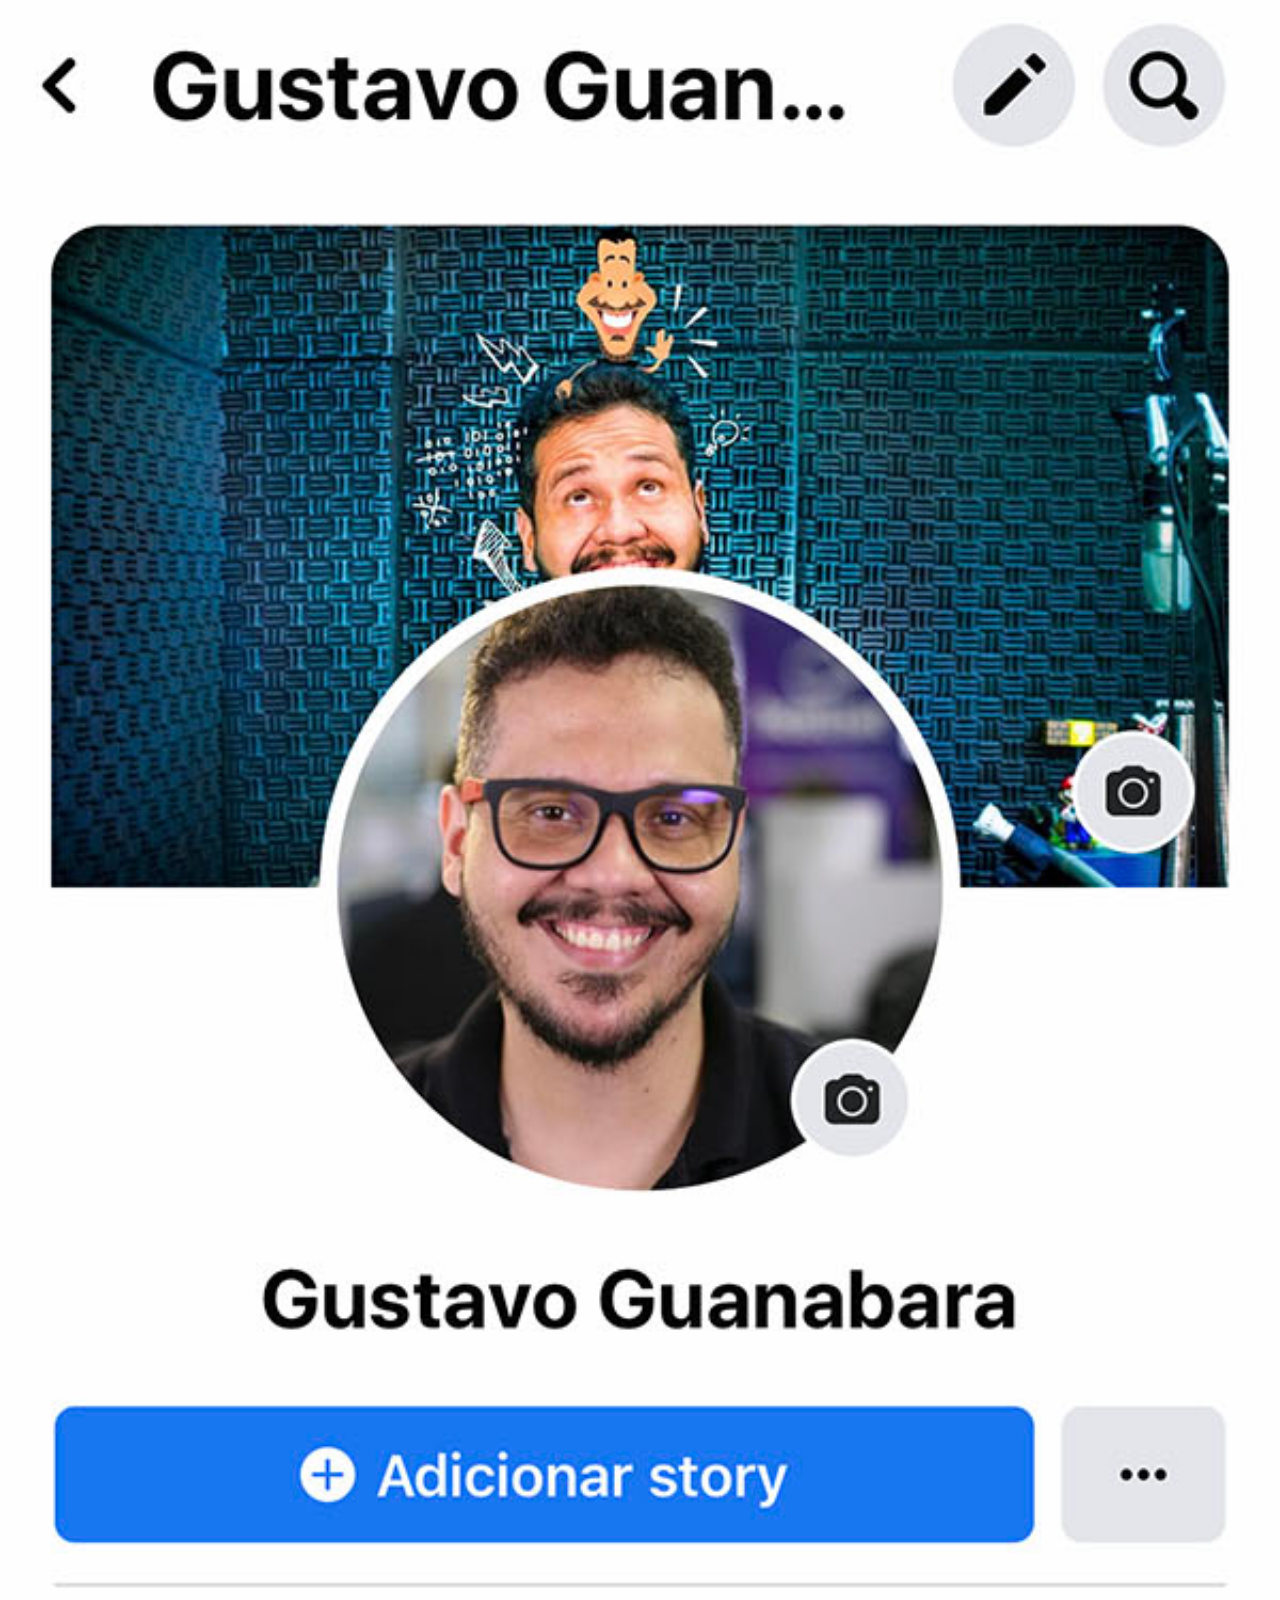
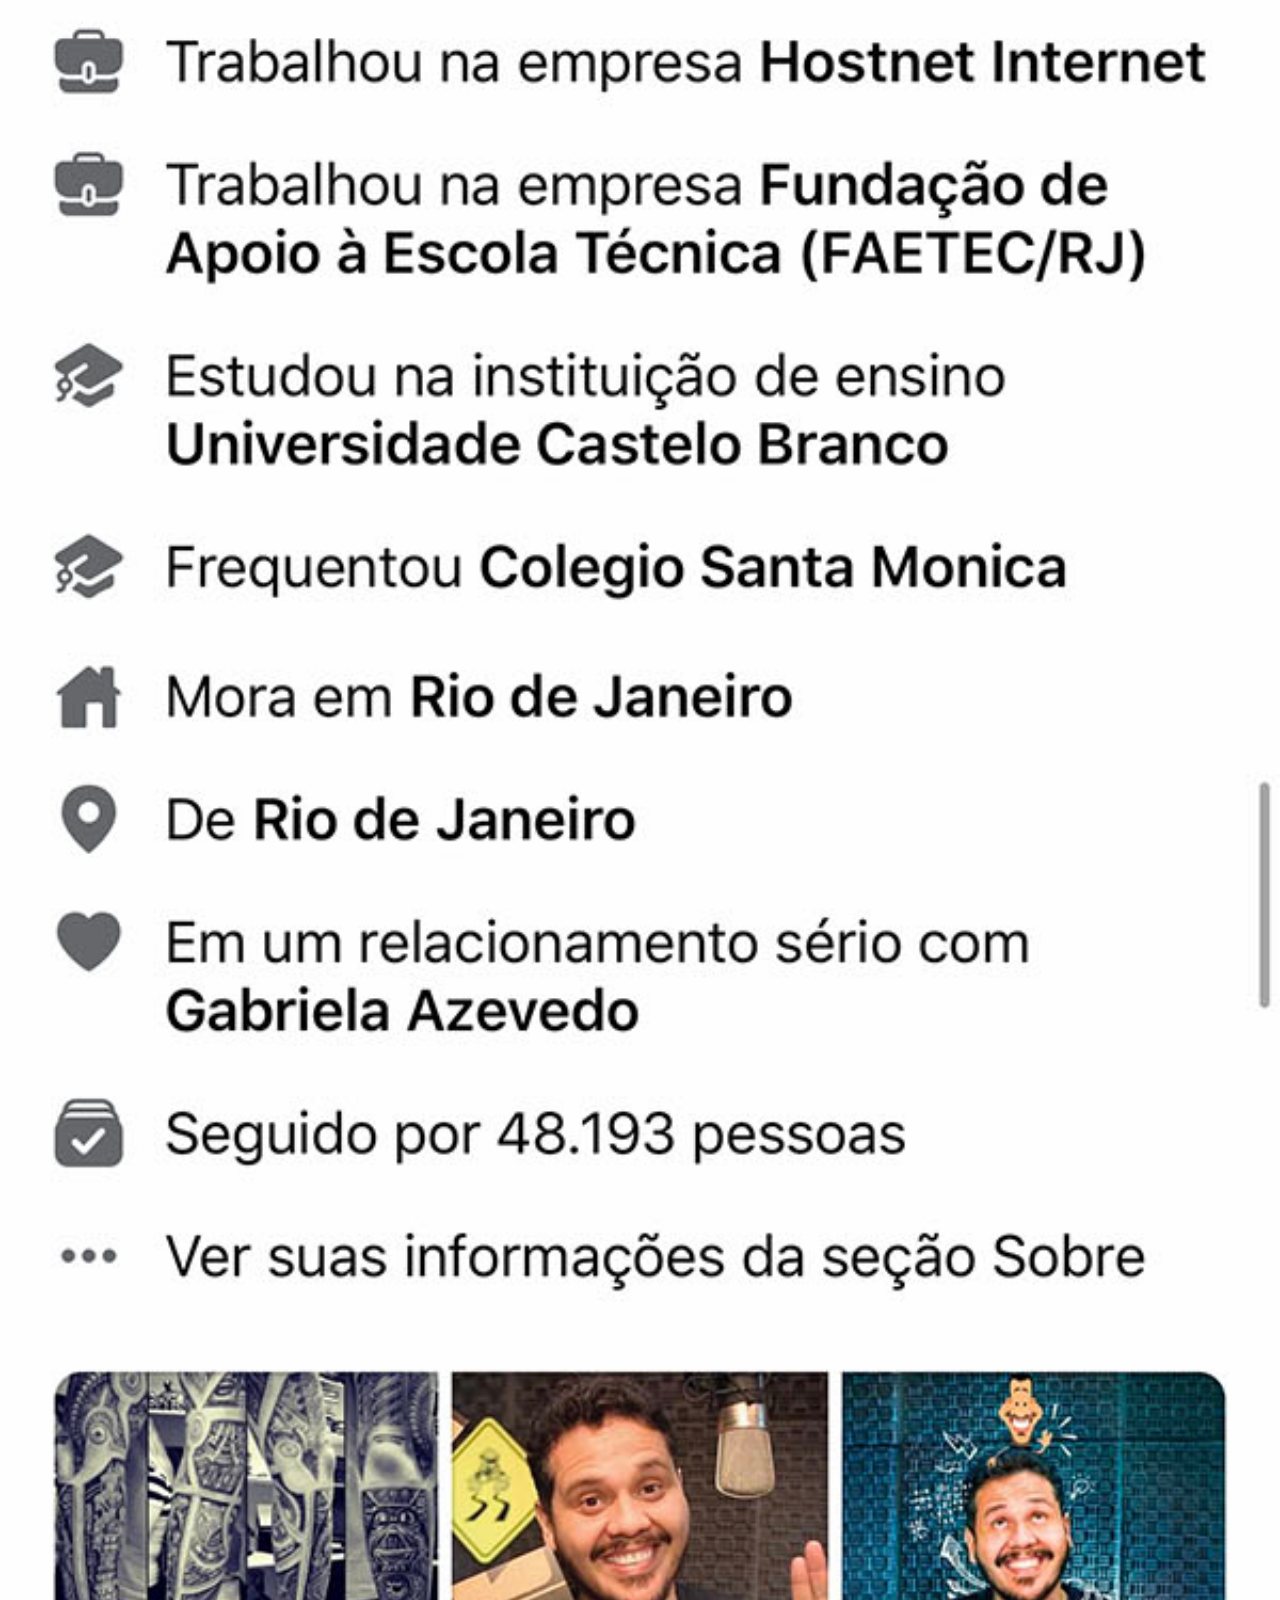
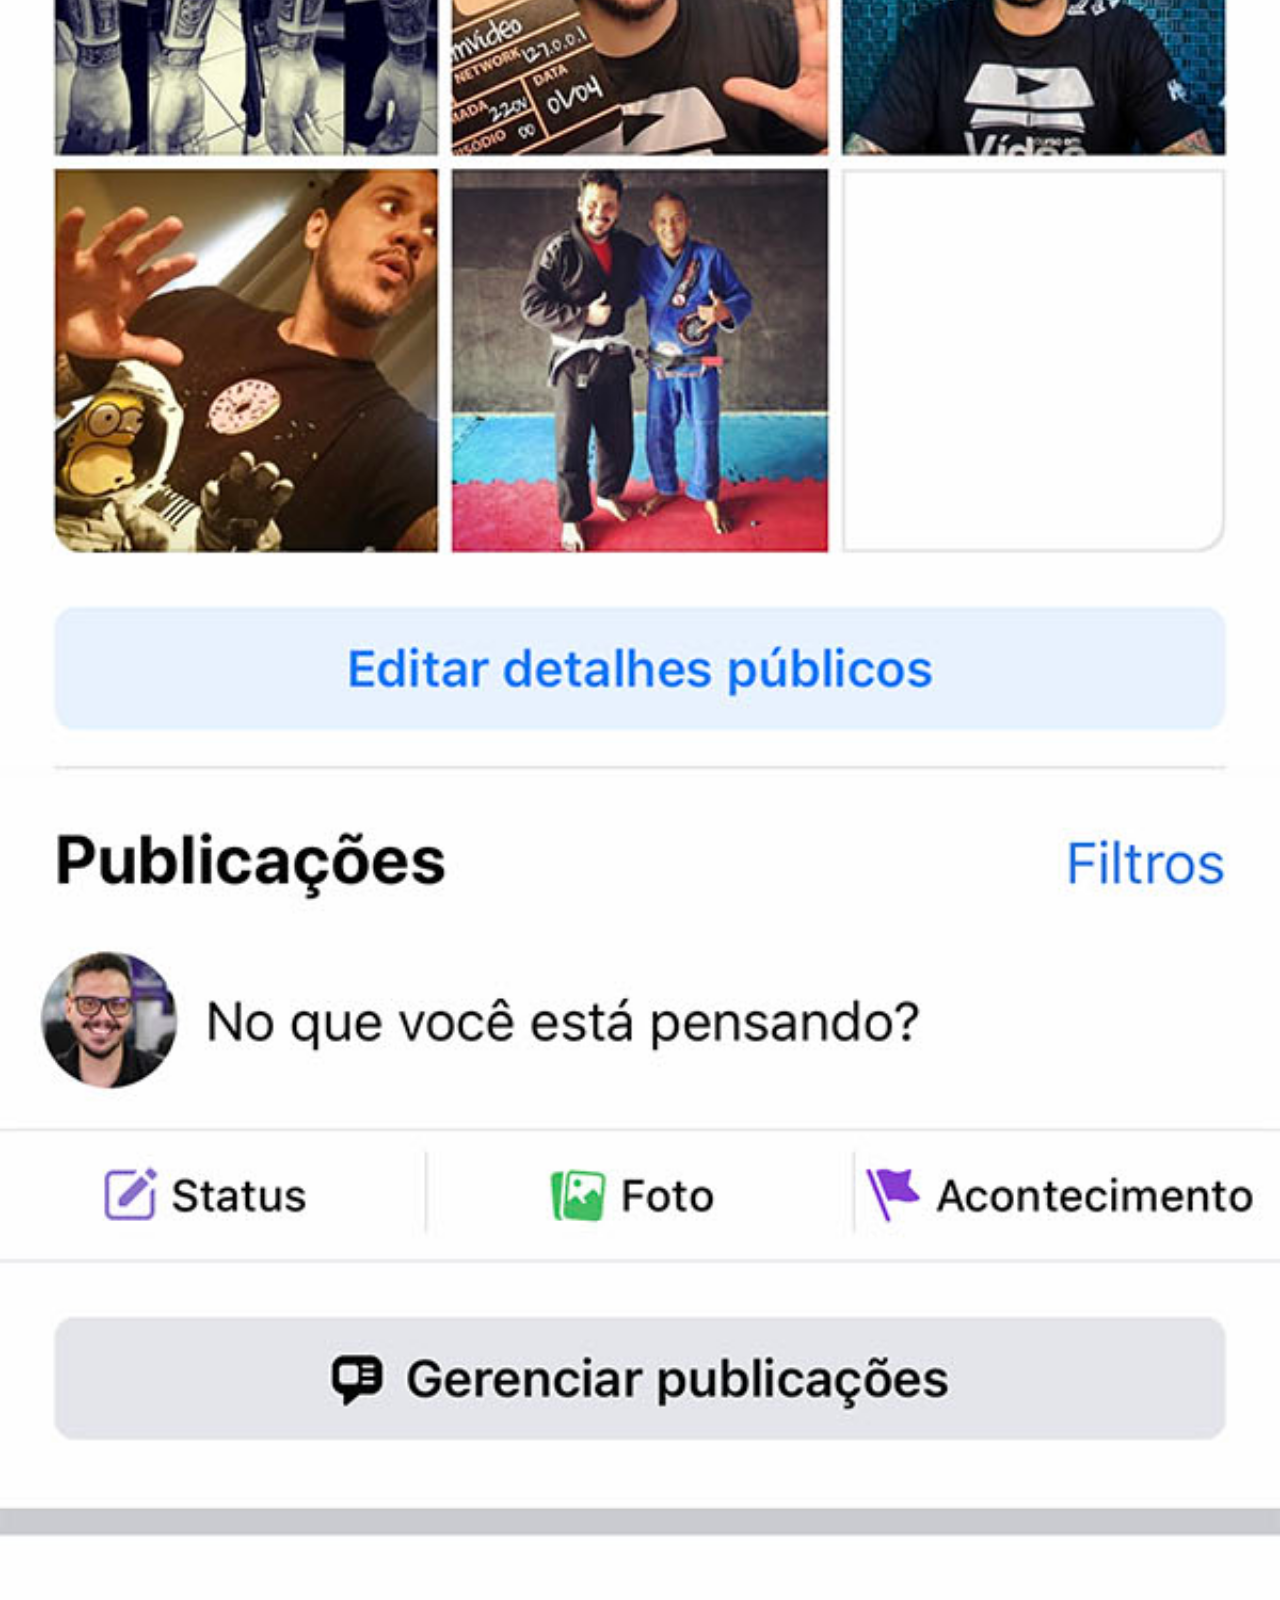
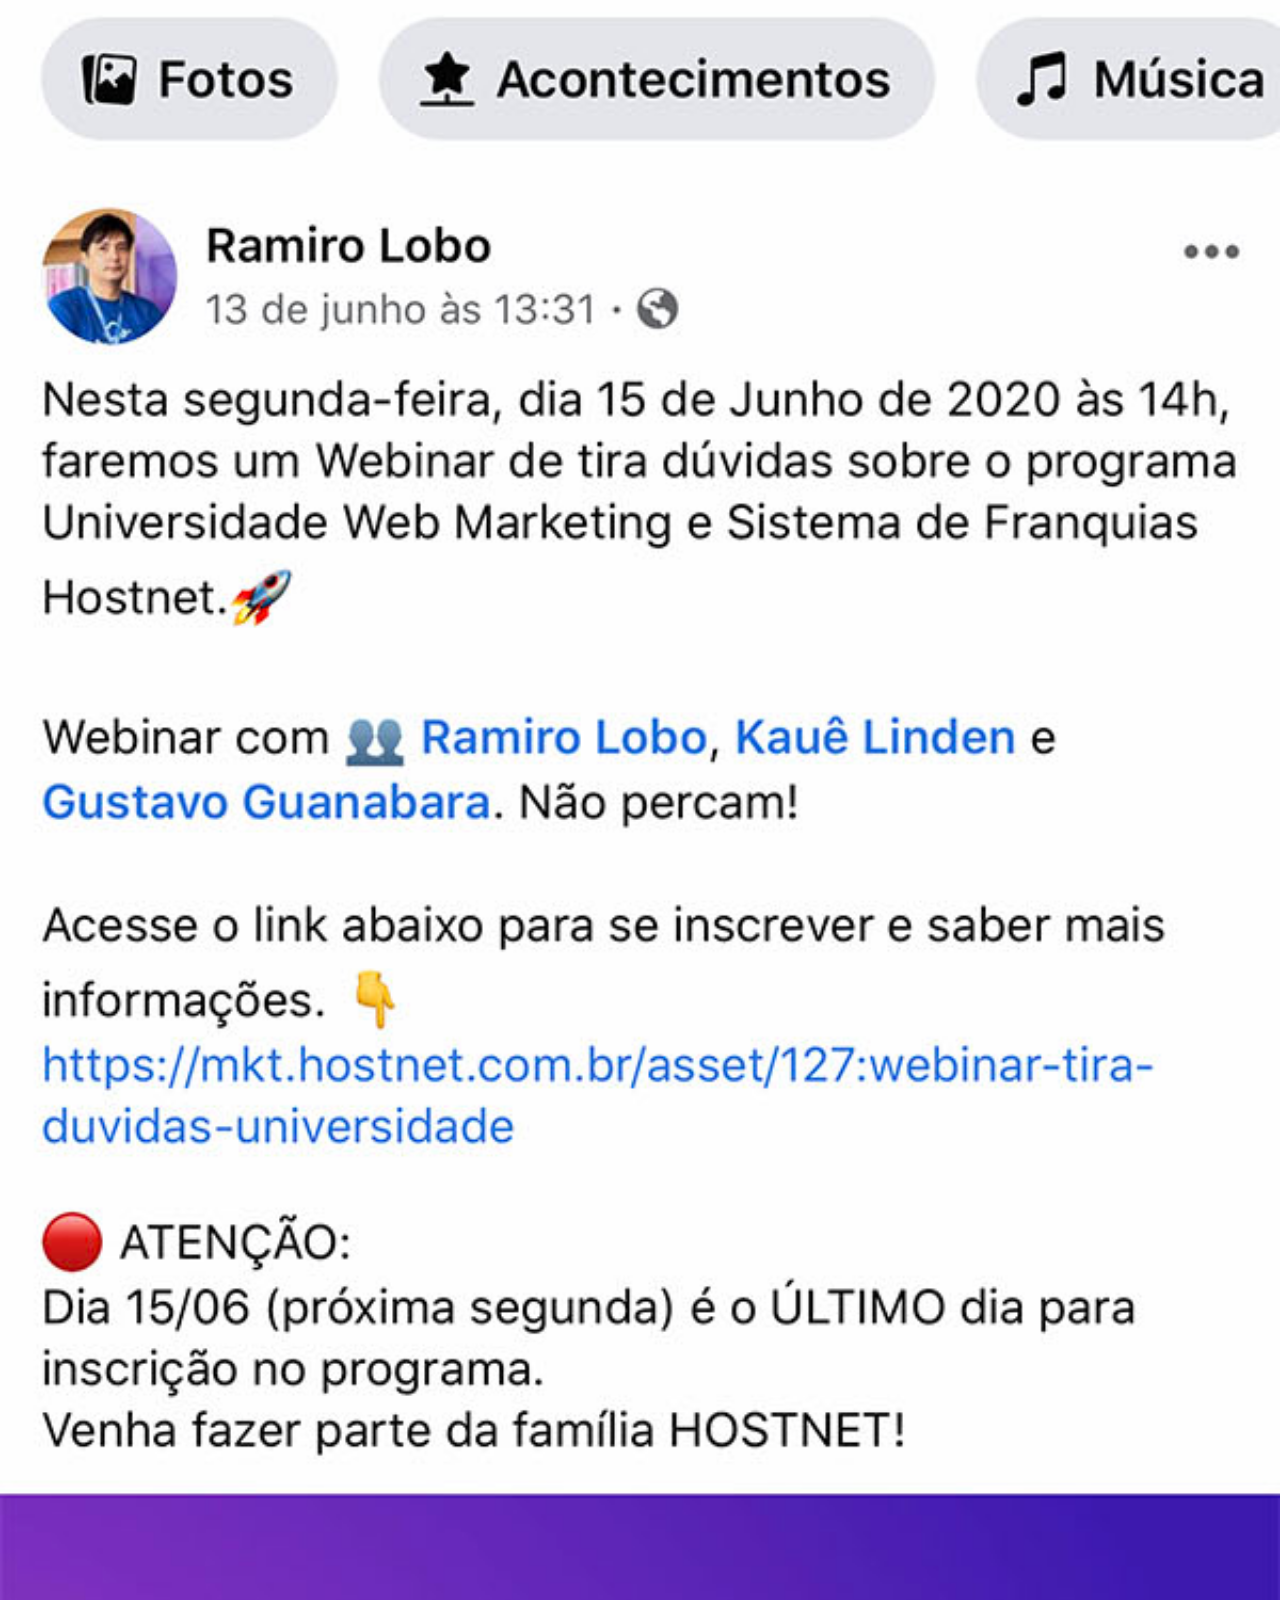
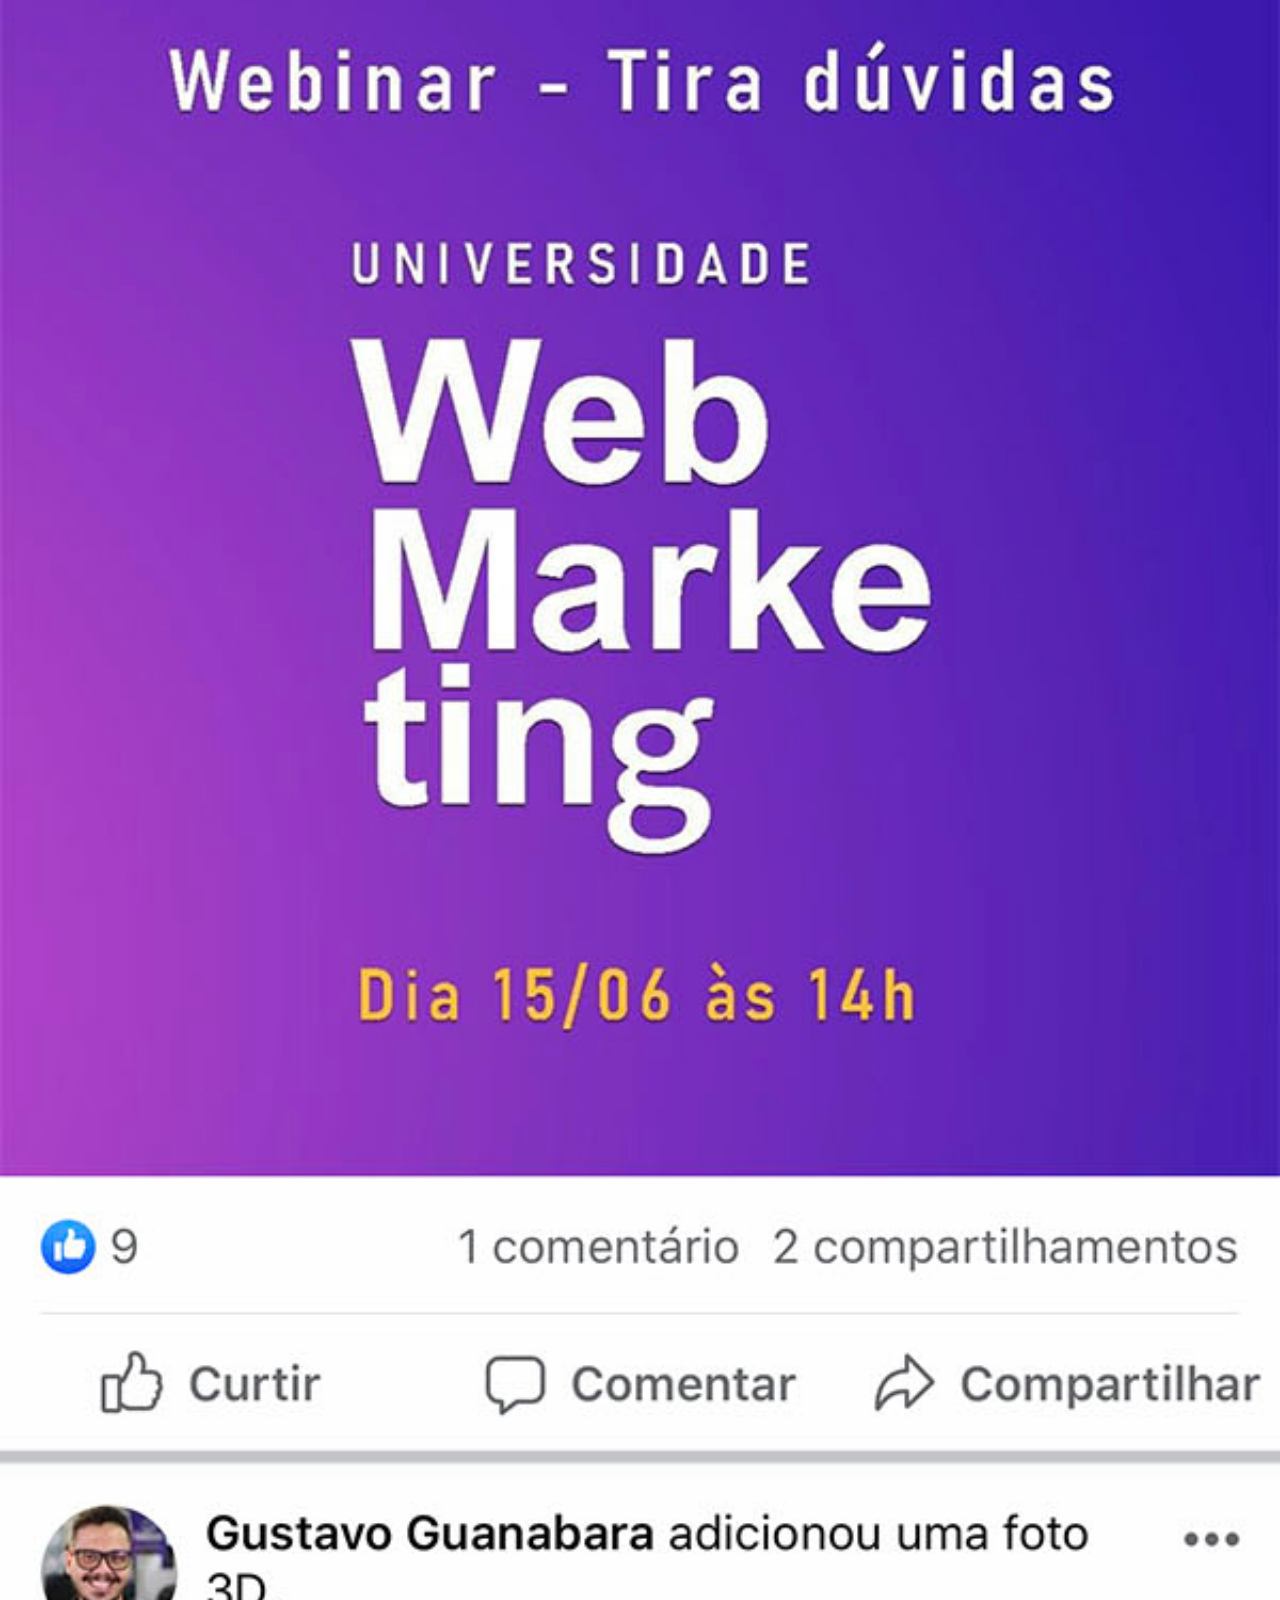
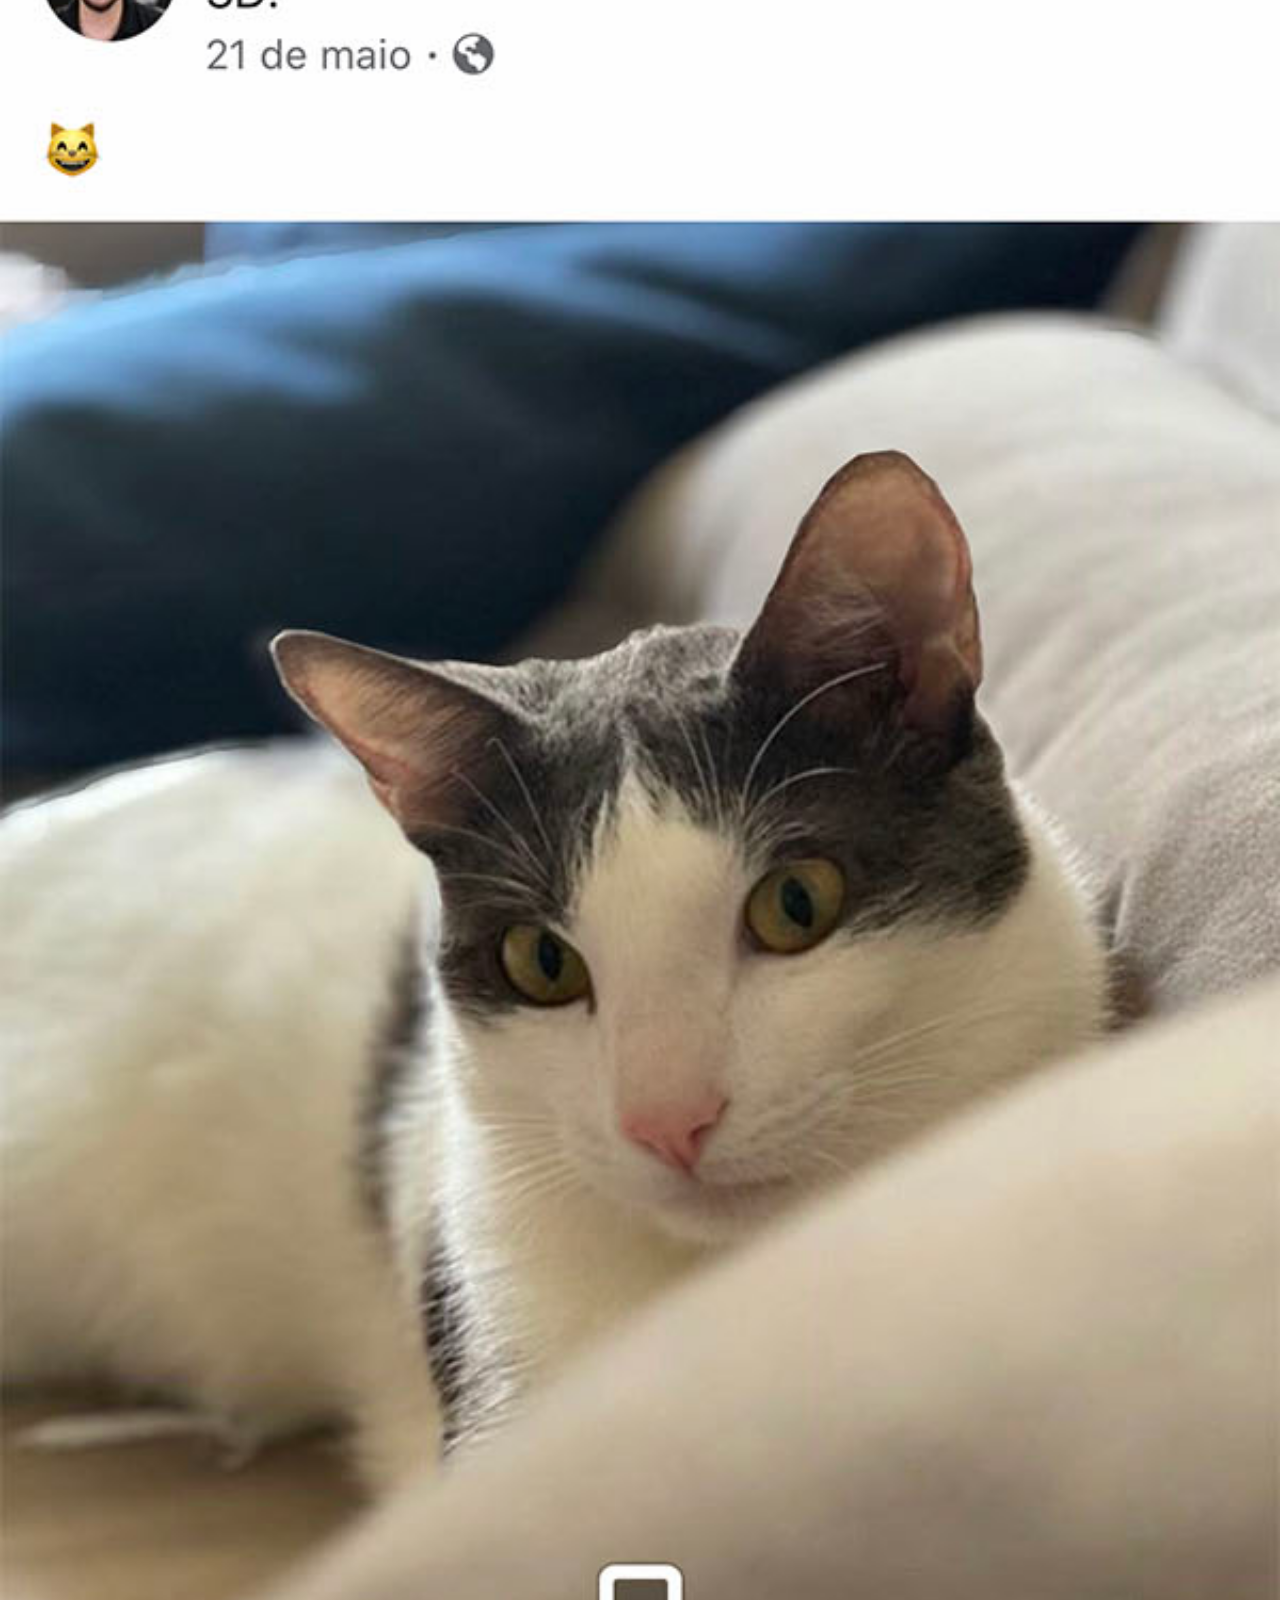
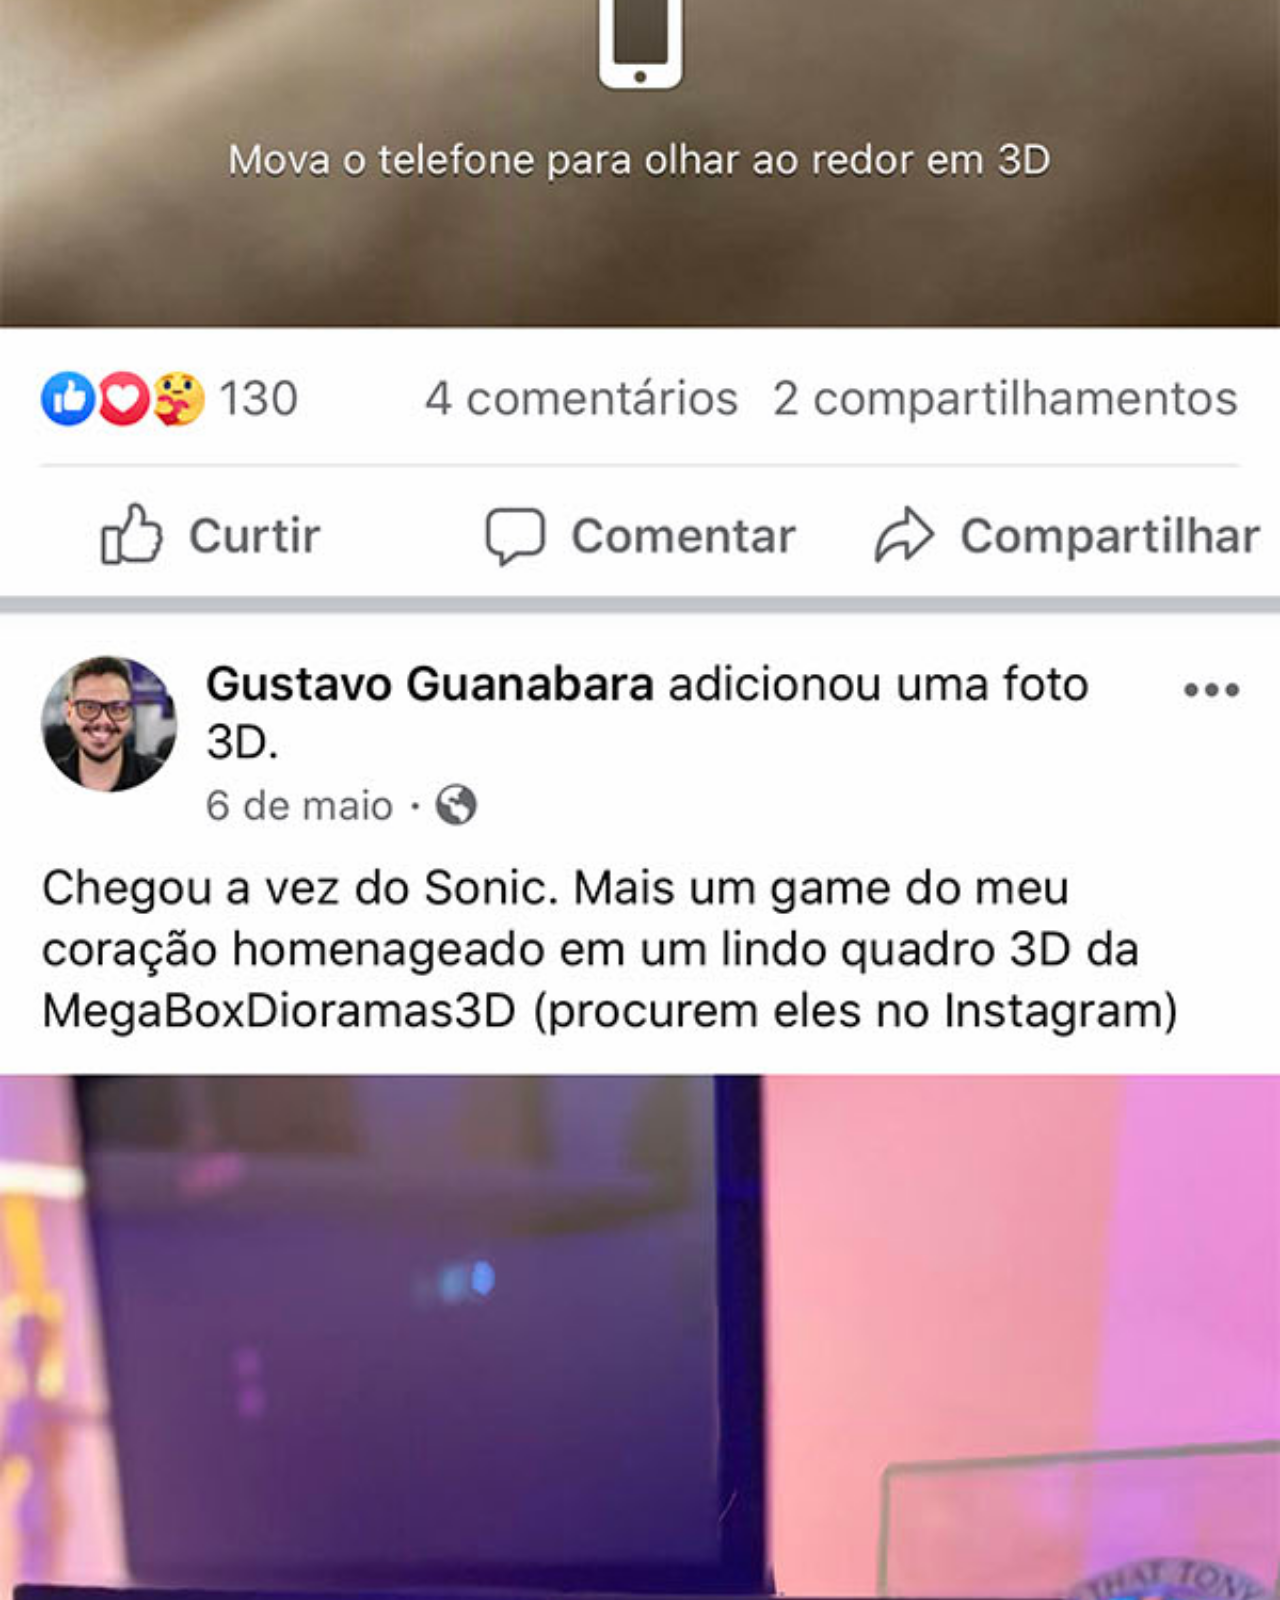
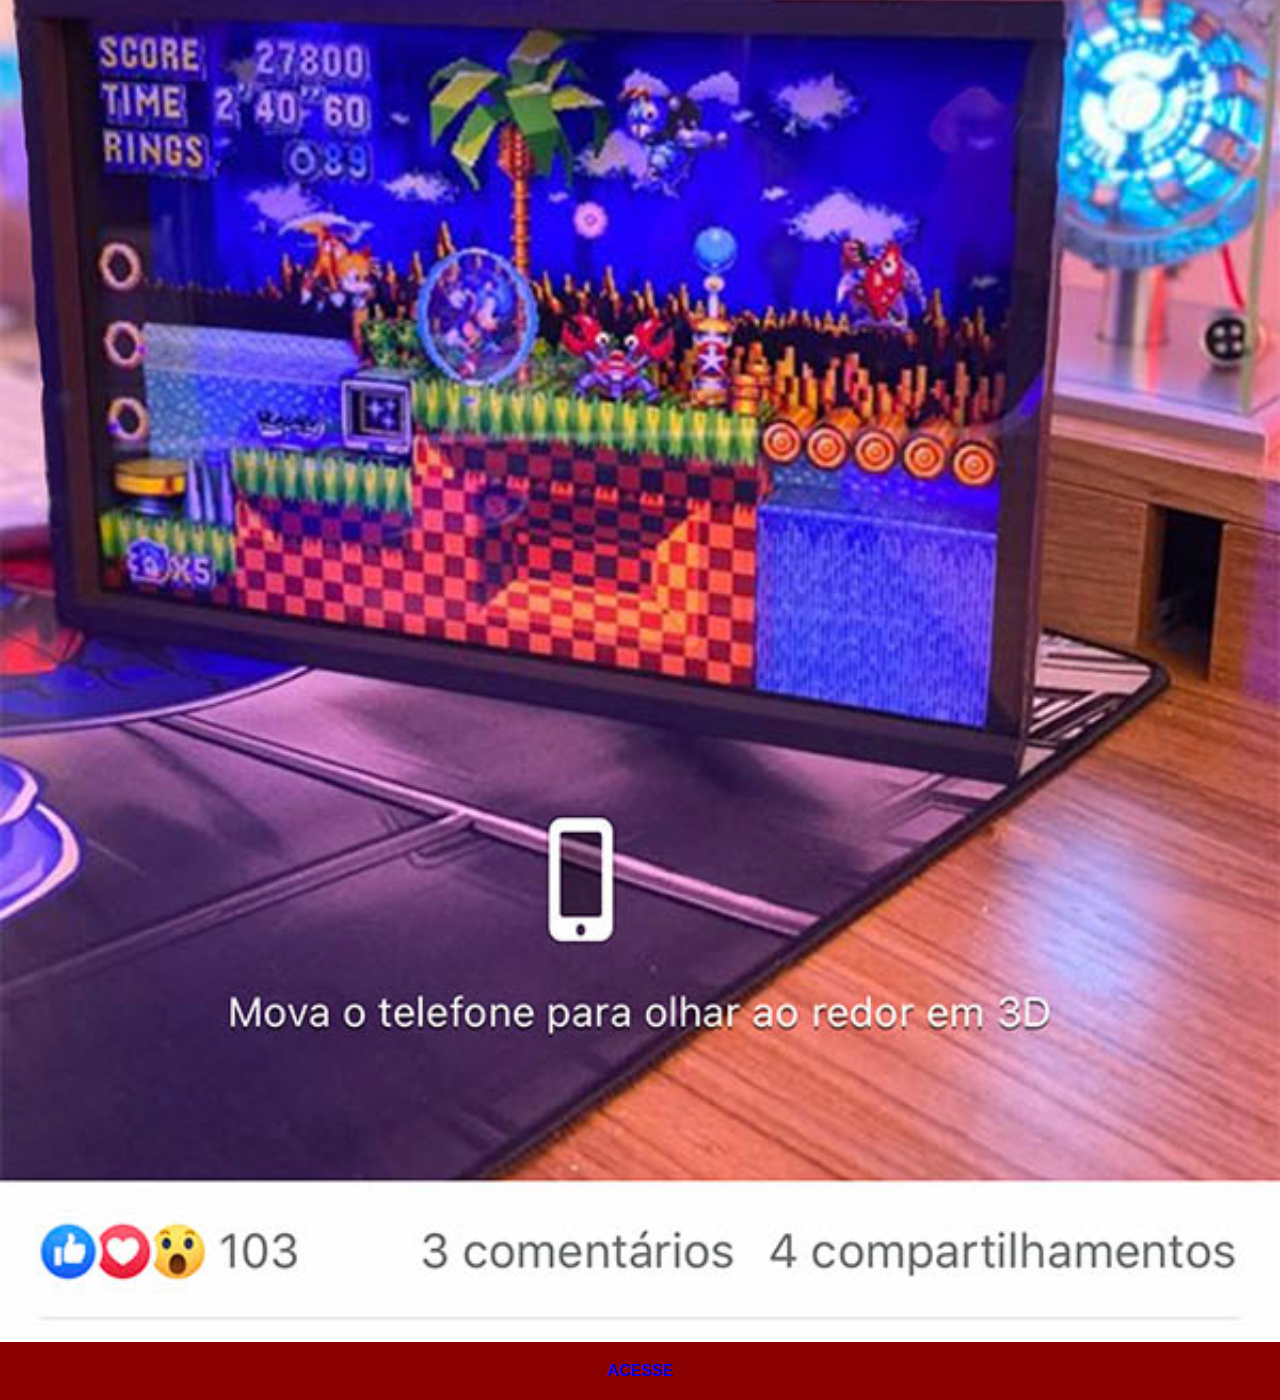
<file: facebook.html>
<!DOCTYPE html>
<html lang="pt-br">
<head>
    <meta charset="UTF-8">
    <meta name="viewport" content="width=device-width, initial-scale=1.0">
    <title>Facebook</title>
    <link rel="stylesheet" href="estilos/social.css">
</head>
<body>
    <img src="imagens/tela-facebook.jpg" alt="facebook">
    <a href="https://www.facebook.com/gustavoguanabara/about/" target="_blank">ACESSE</a>
</body>
</html>
</file>
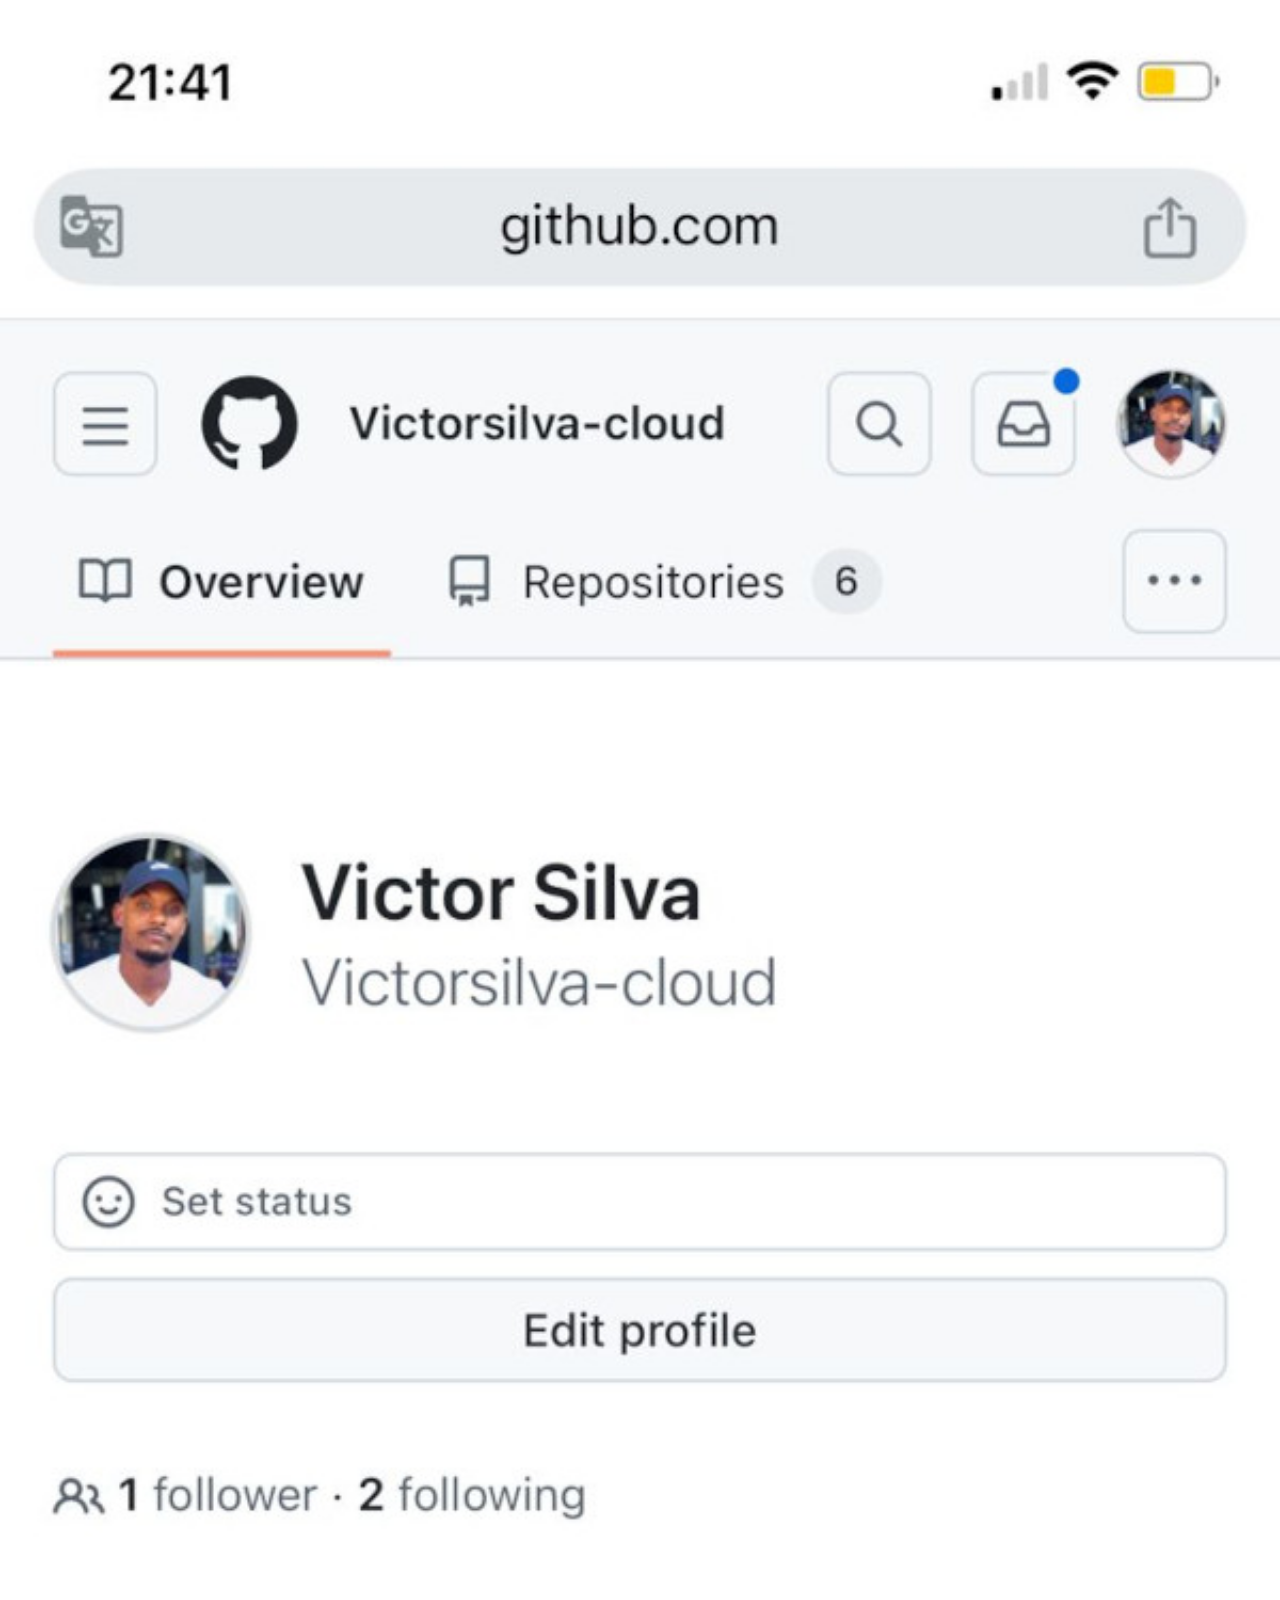
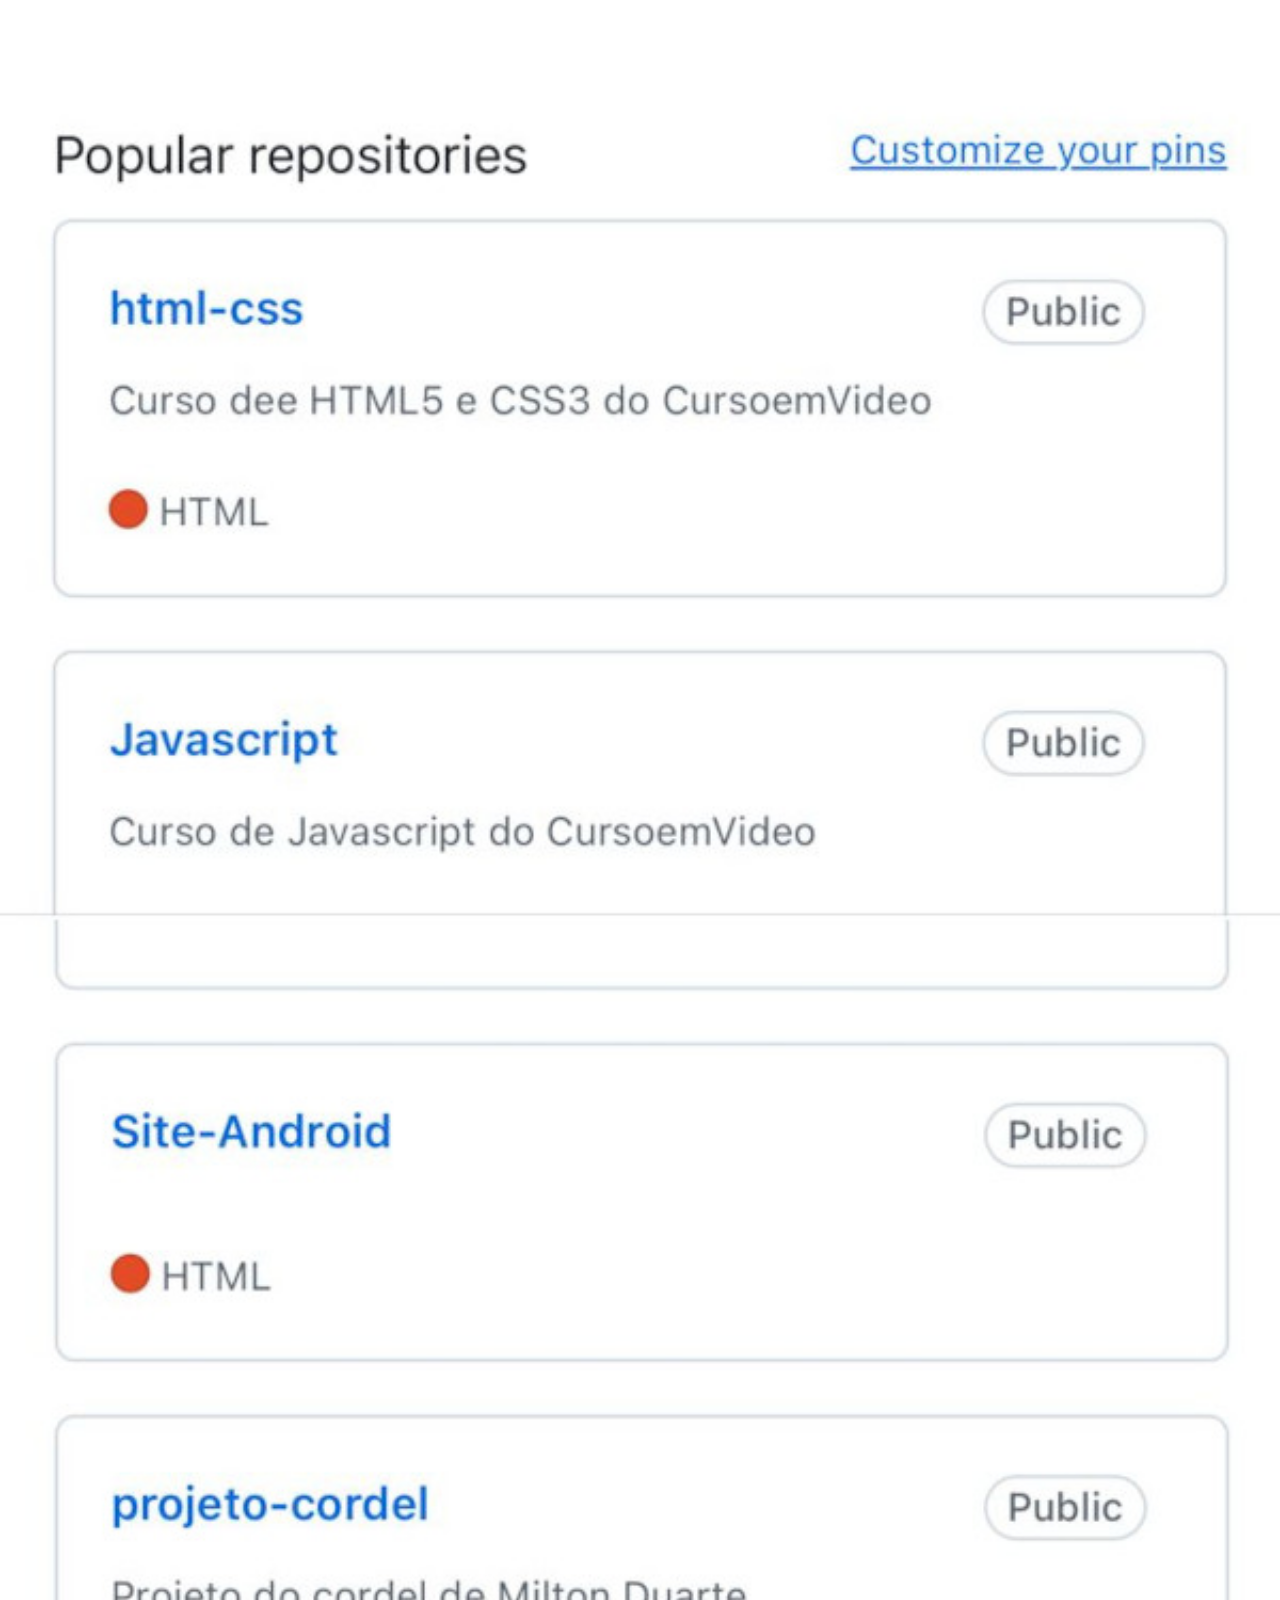
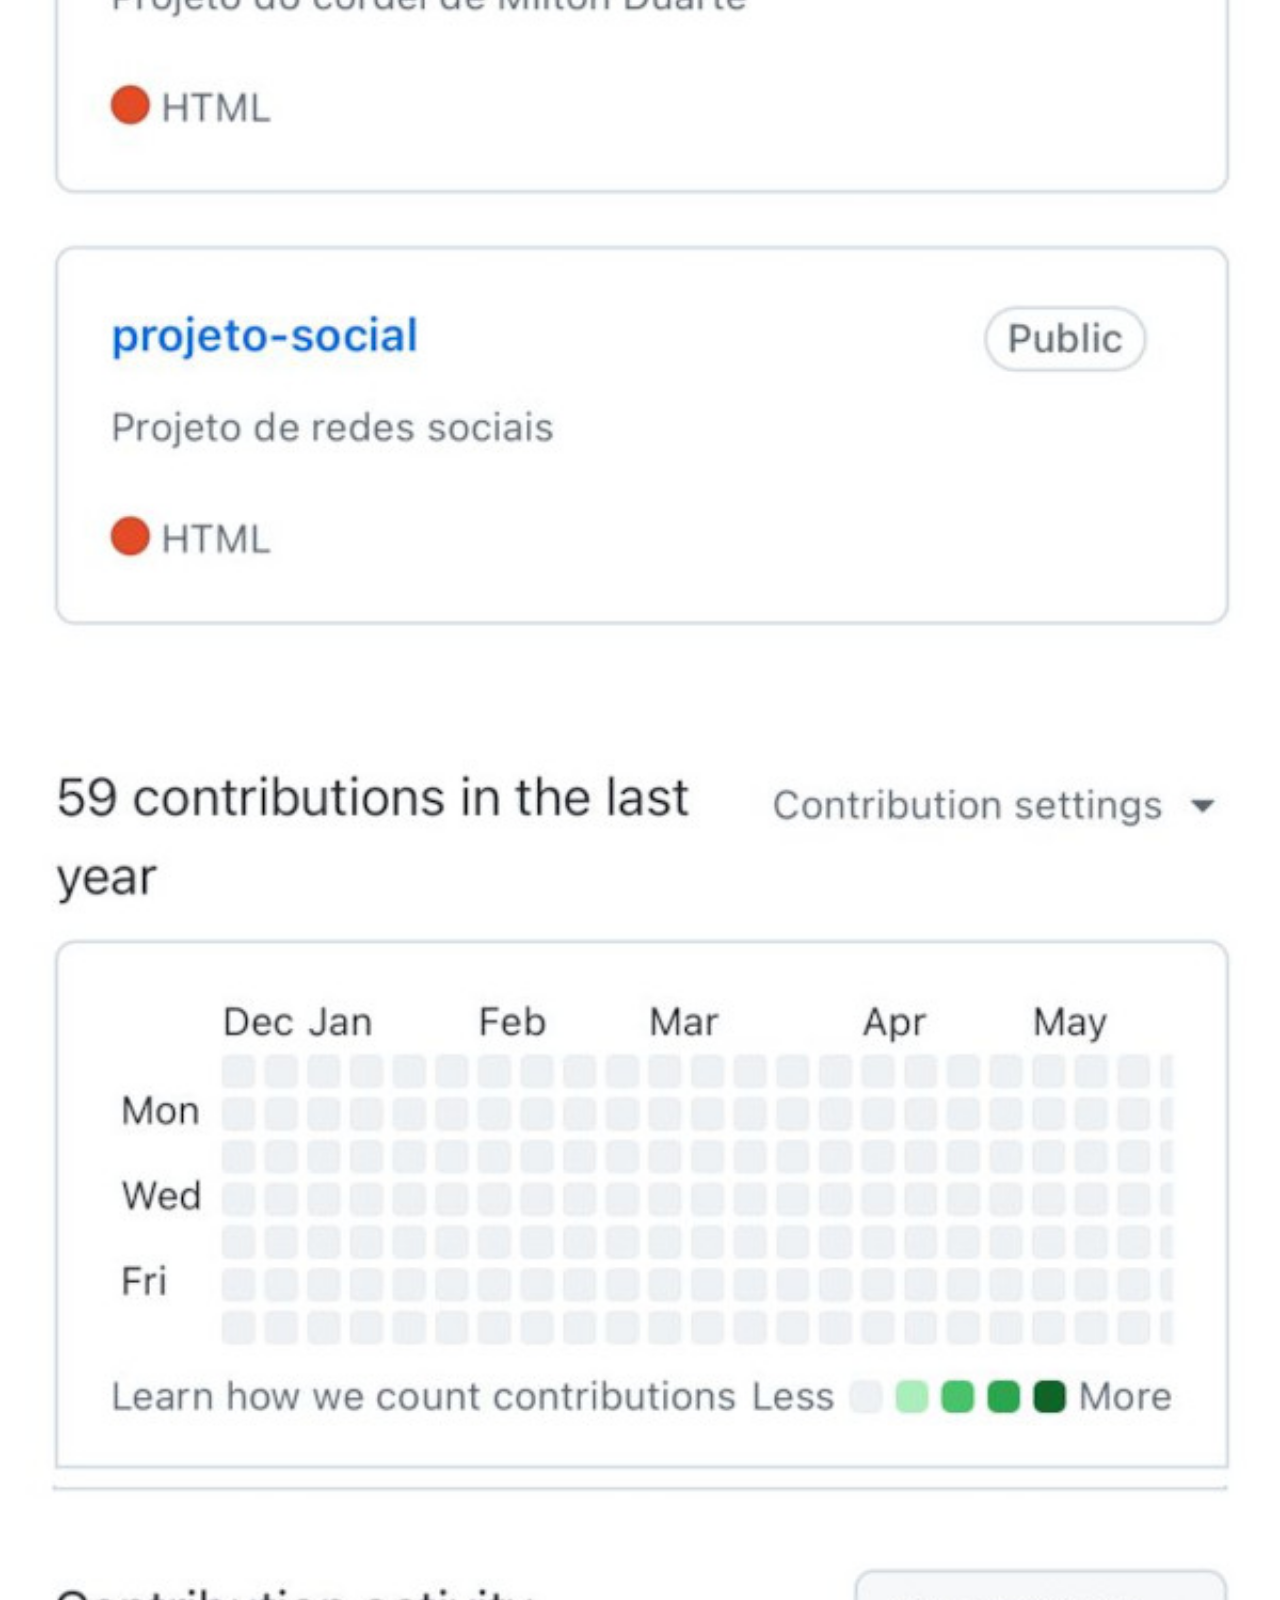
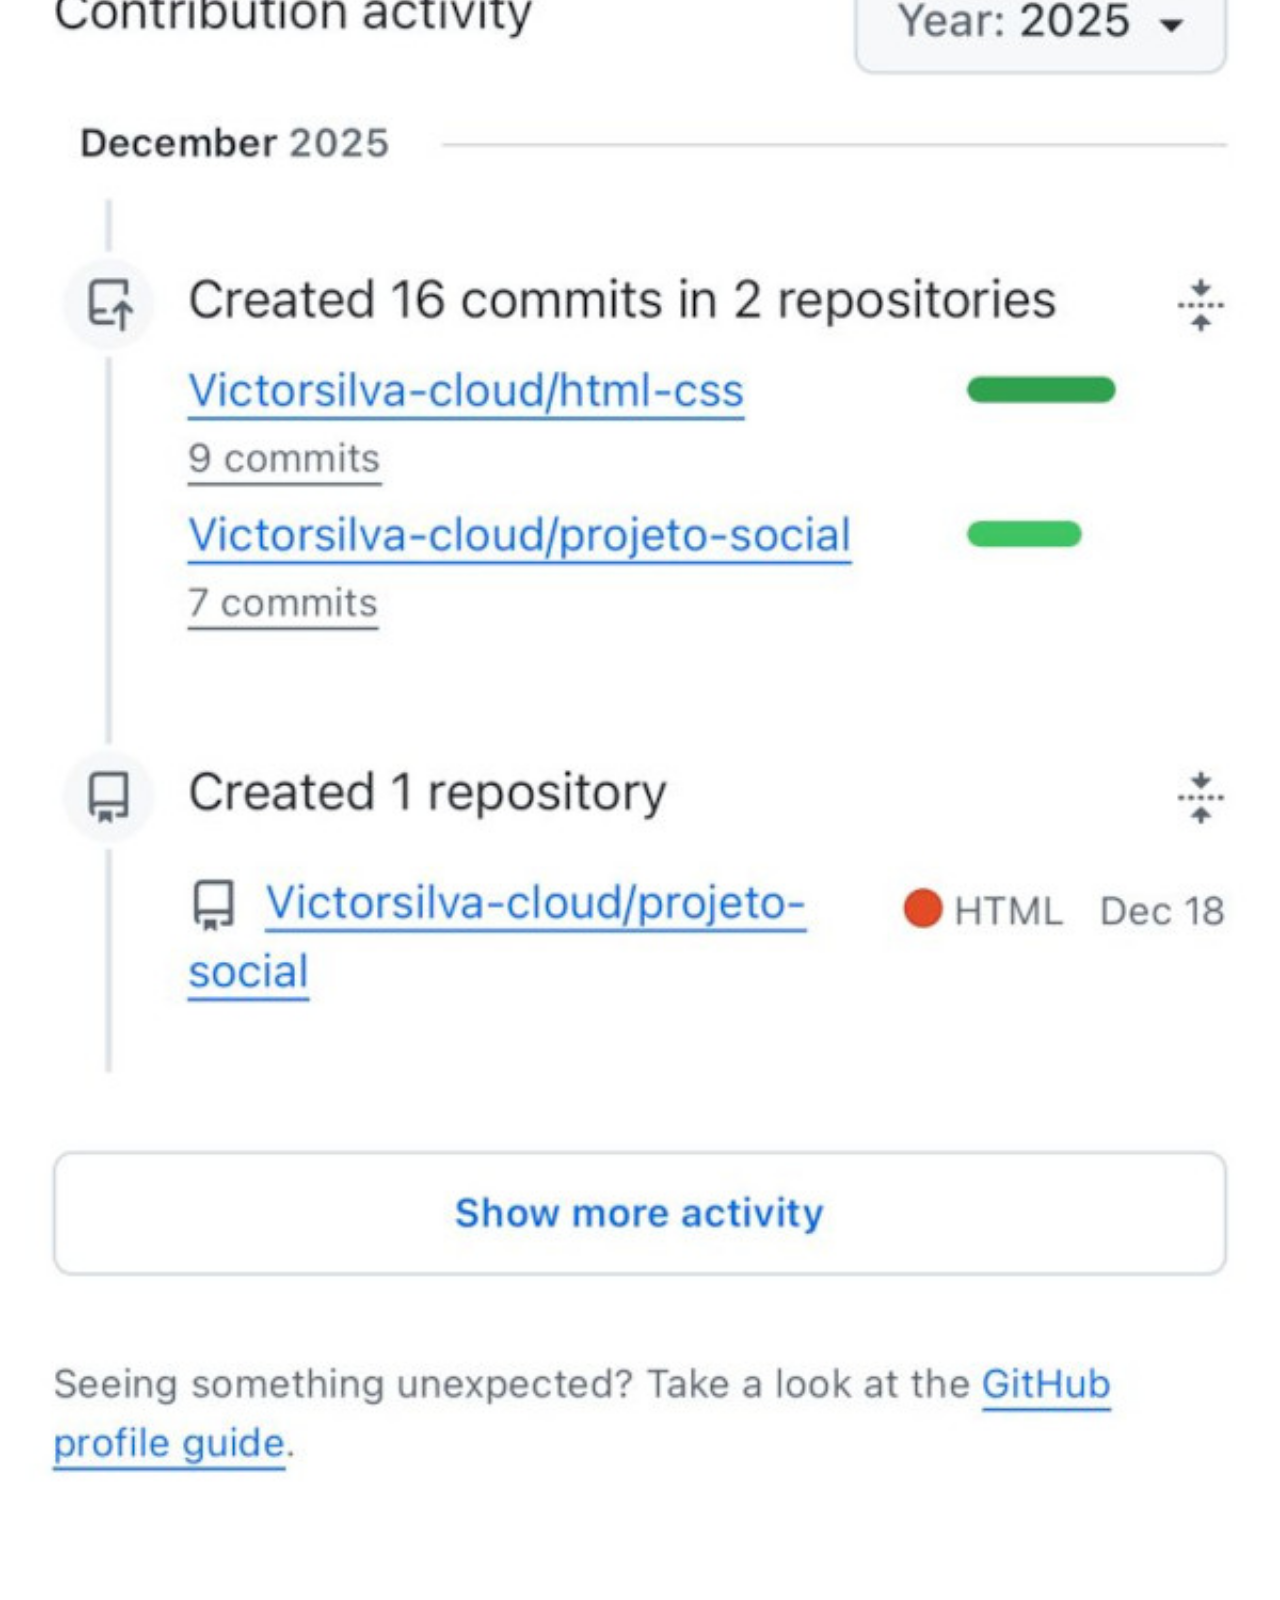
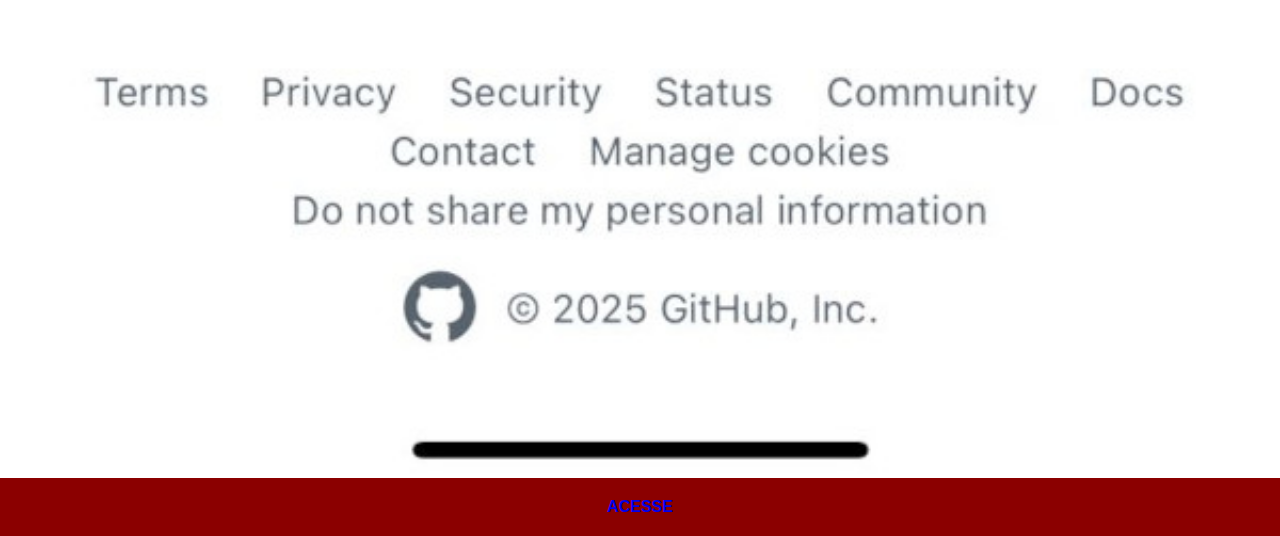
<file: github.html>
<!DOCTYPE html>
<html lang="pt-br">
<head>
    <meta charset="UTF-8">
    <meta name="viewport" content="width=device-width, initial-scale=1.0">
    <title>Github</title>
    <link rel="stylesheet" href="estilos/social.css">
</head>
<body>
    <img src="imagens/github princ.jpg" alt="github">
    <a href="https://github.com/Victorsilva-cloud" target="_blank"> ACESSE</a>
</body>
</html>
</file>
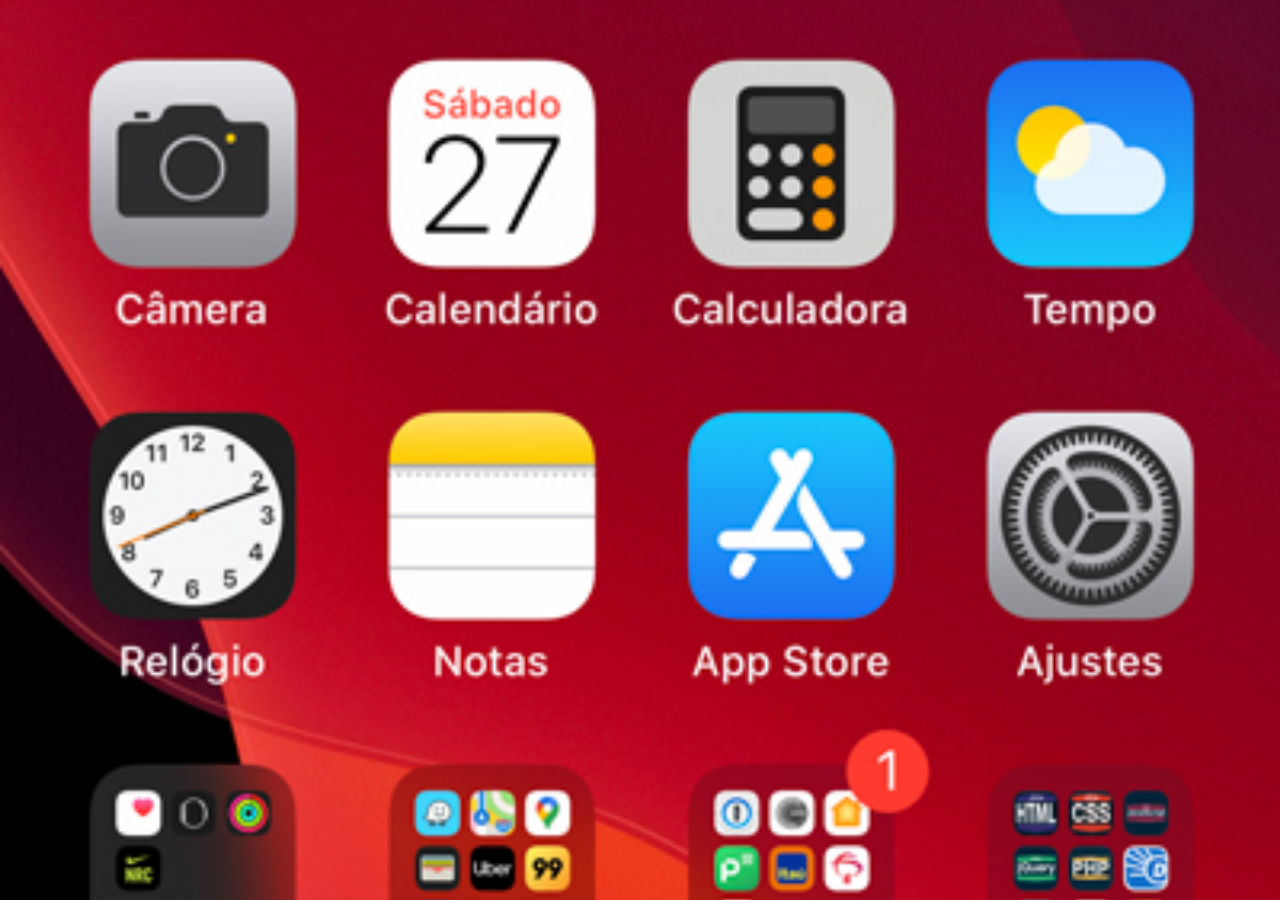
<file: home.html>
<!DOCTYPE html>
<html lang="pt-br">
<head>
    <meta charset="UTF-8">
    <meta name="viewport" content="width=device-width, initial-scale=1.0">
    <title>Home</title>
    <style>
        *{
            margin: 0px;
            padding: 0px;
        }
        body{
            width: 100vw;
            height: 100vh;
            background: black url('imagens/tela-home.jpg') no-repeat top center;
            background-size: cover;
        }
    </style>
</head>
<body>
    
</body>
</html>
</file>
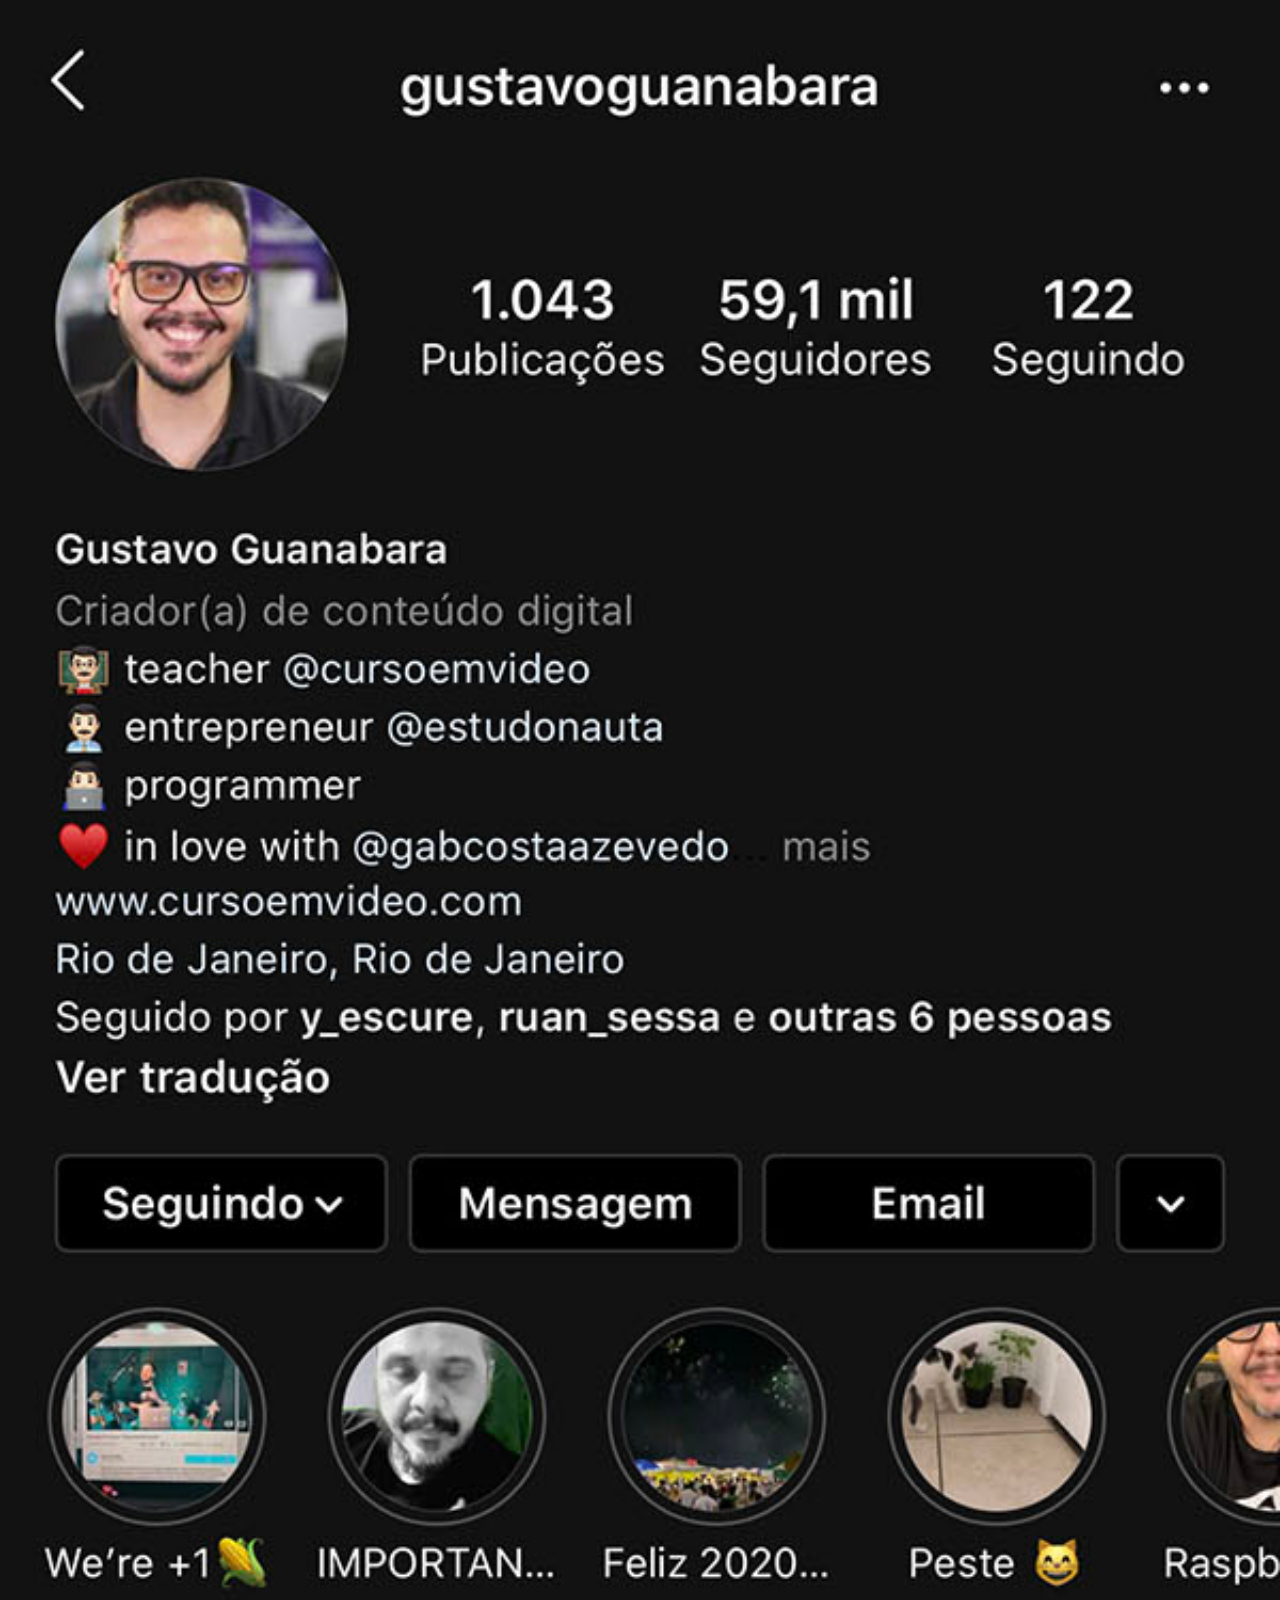
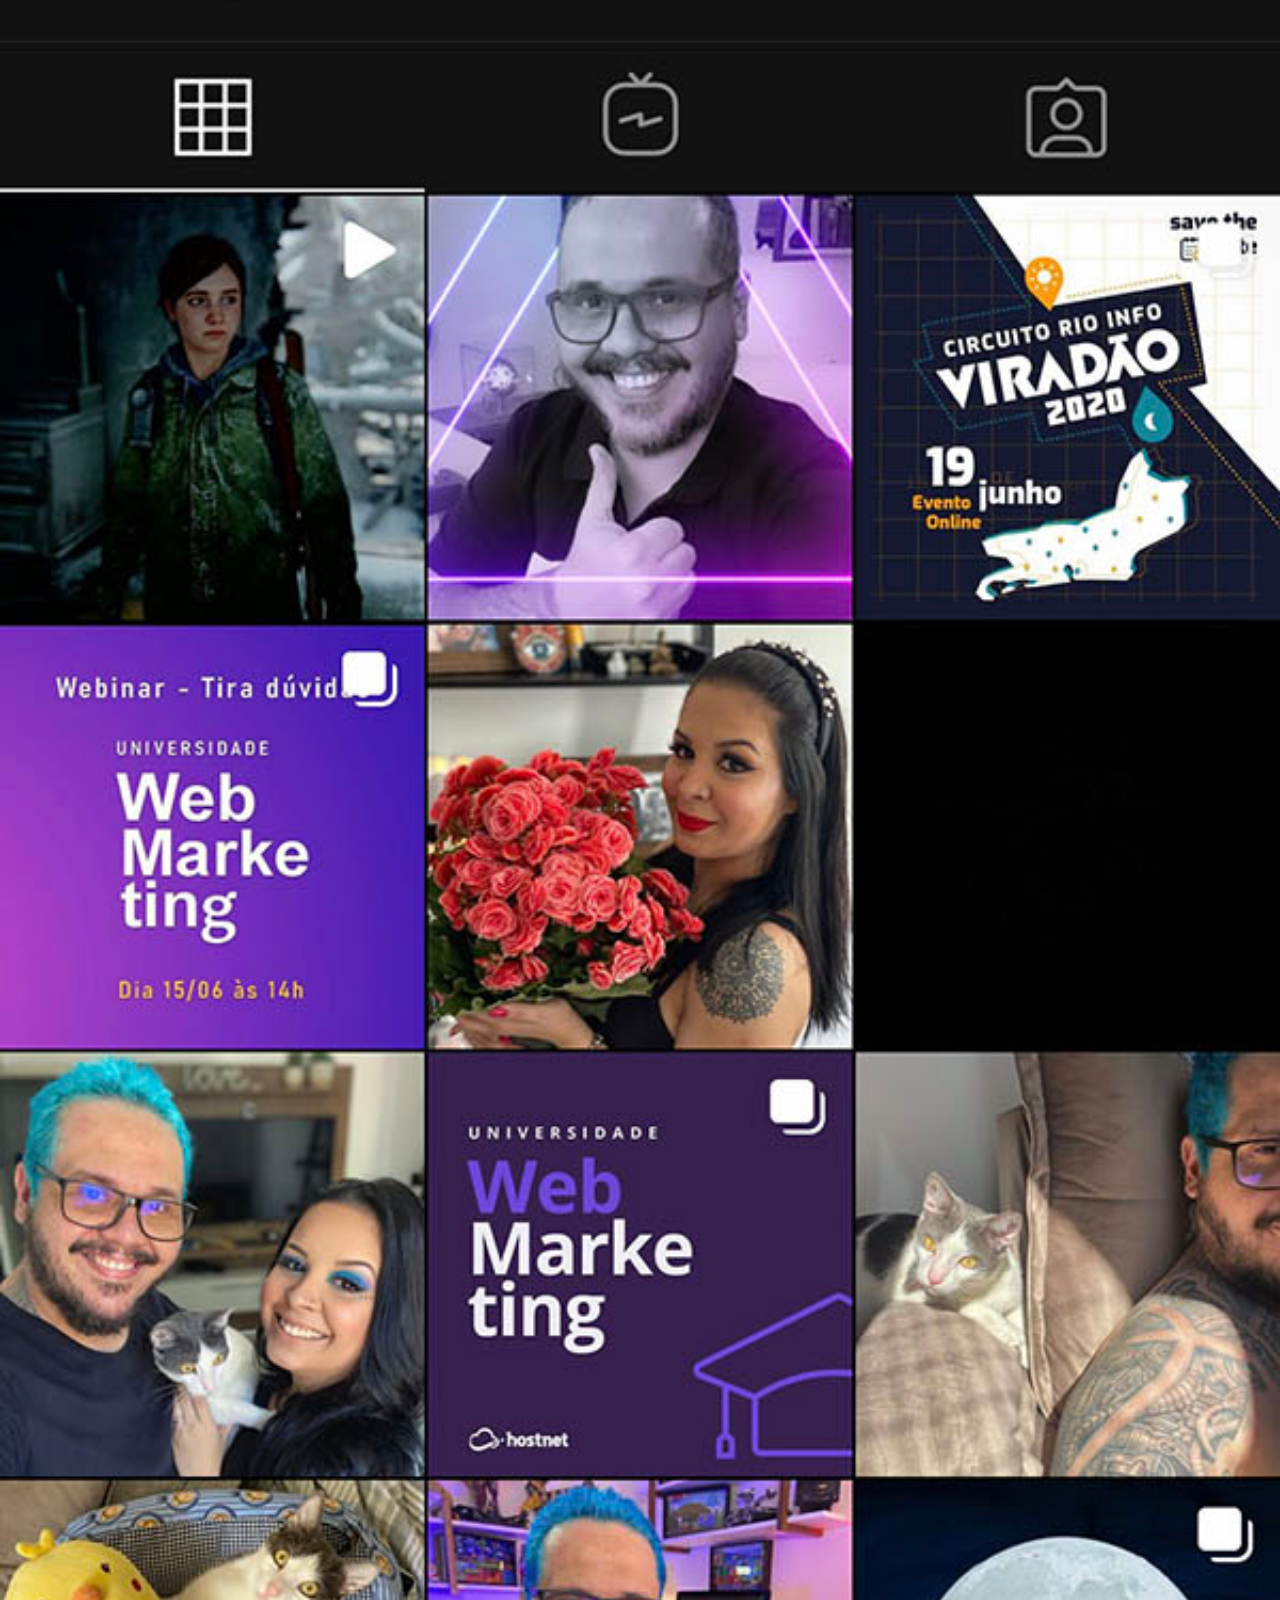
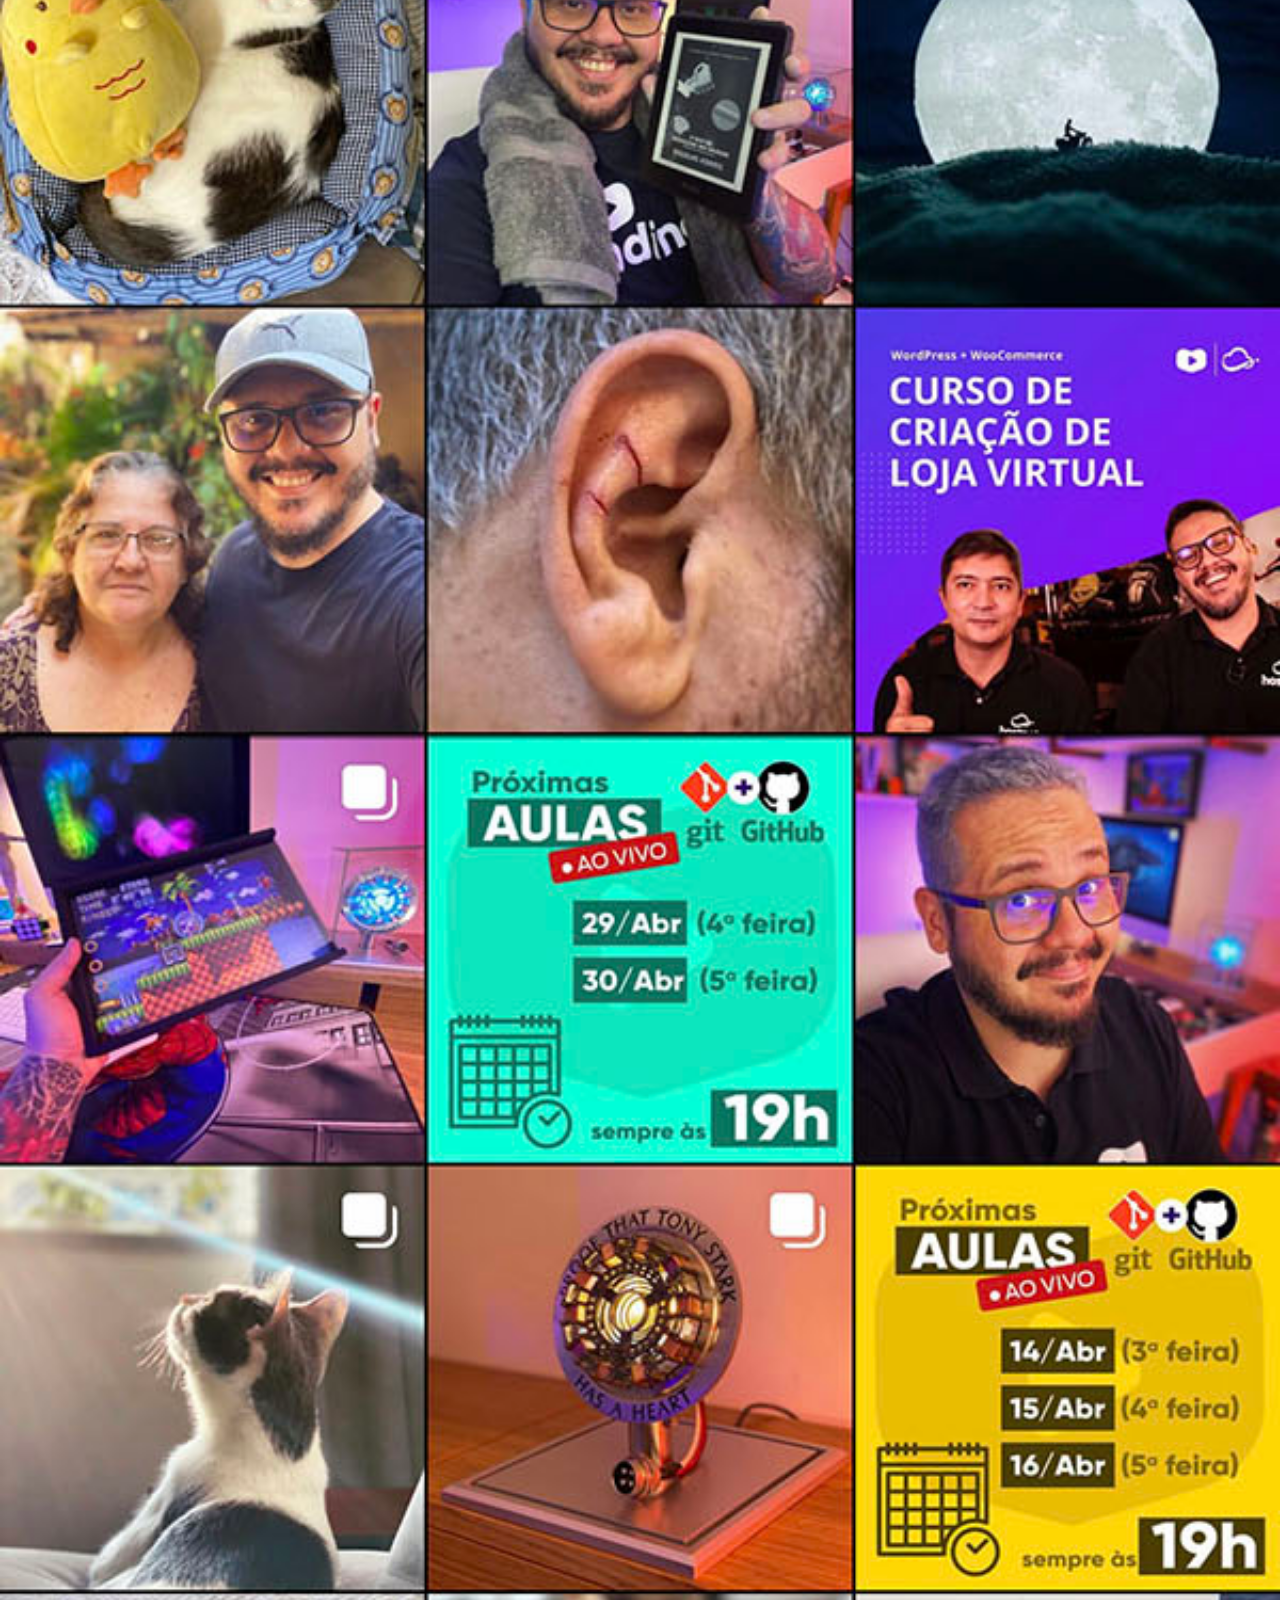
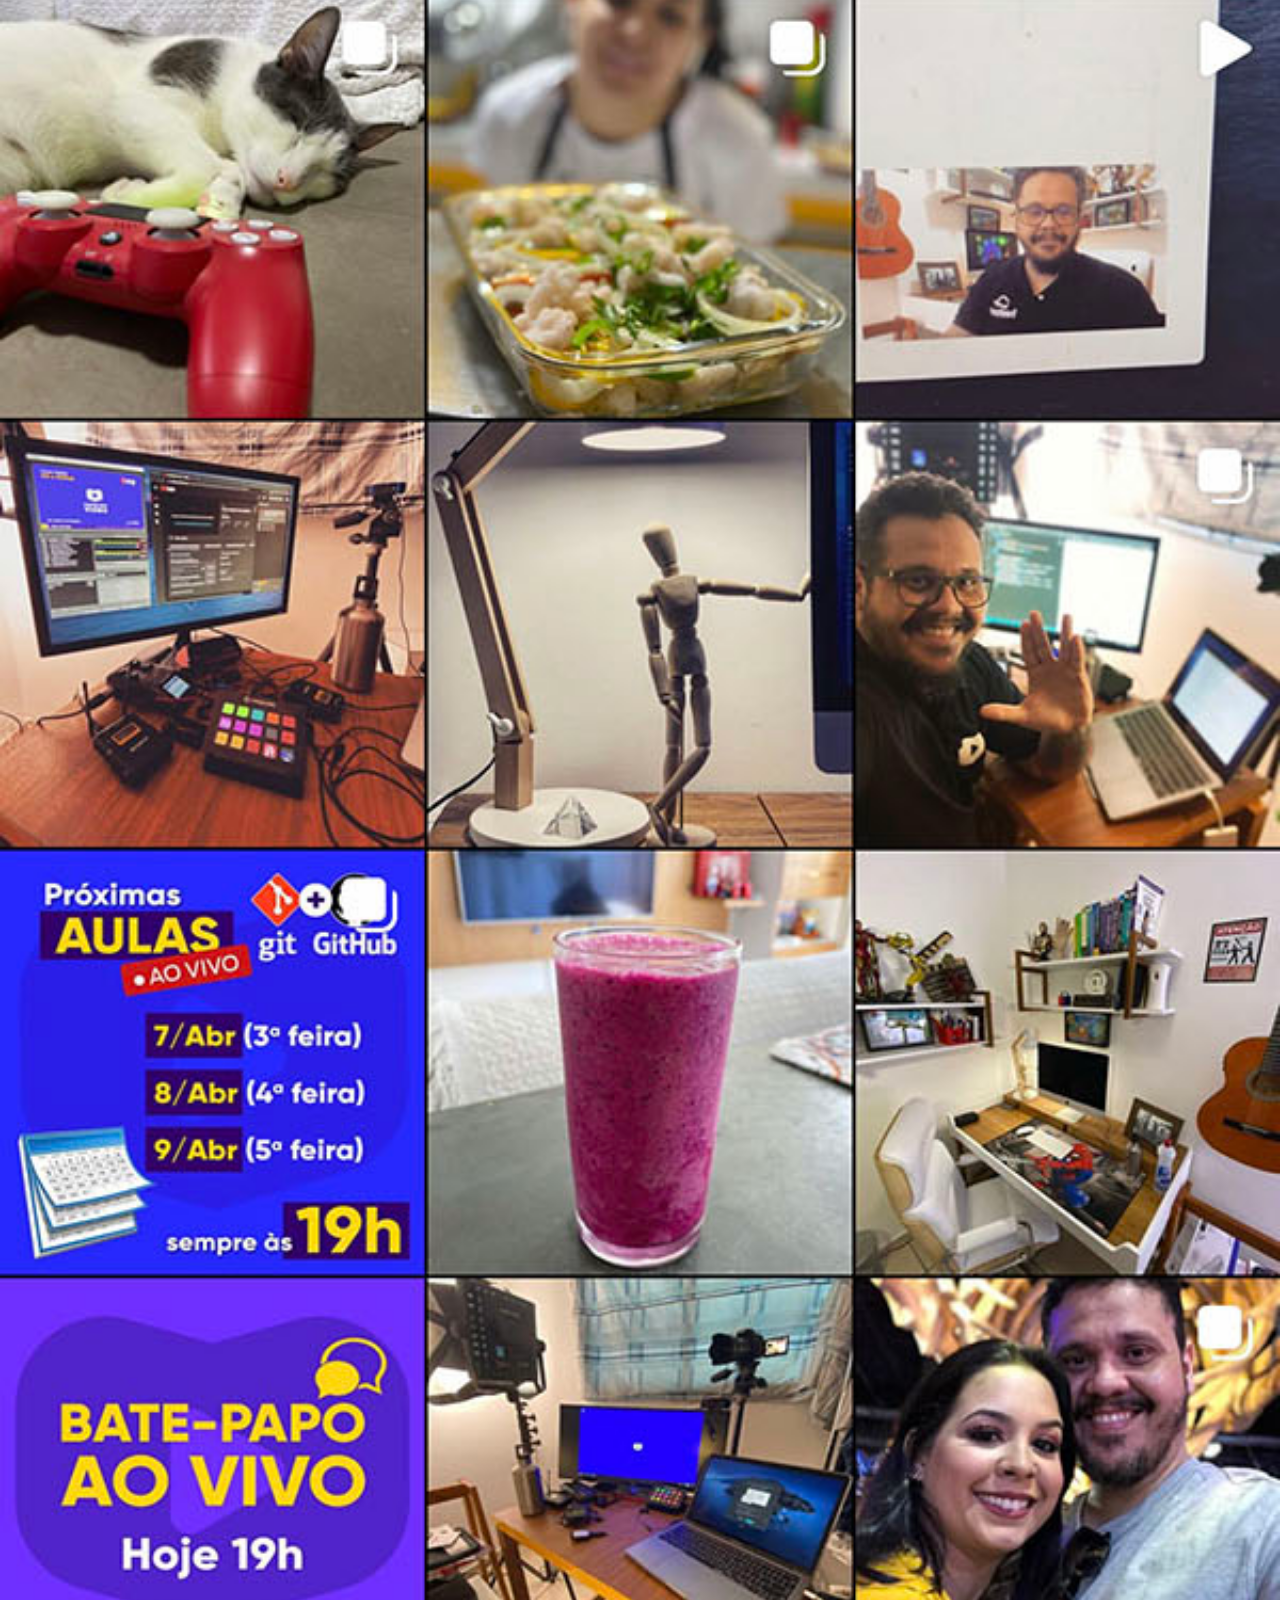
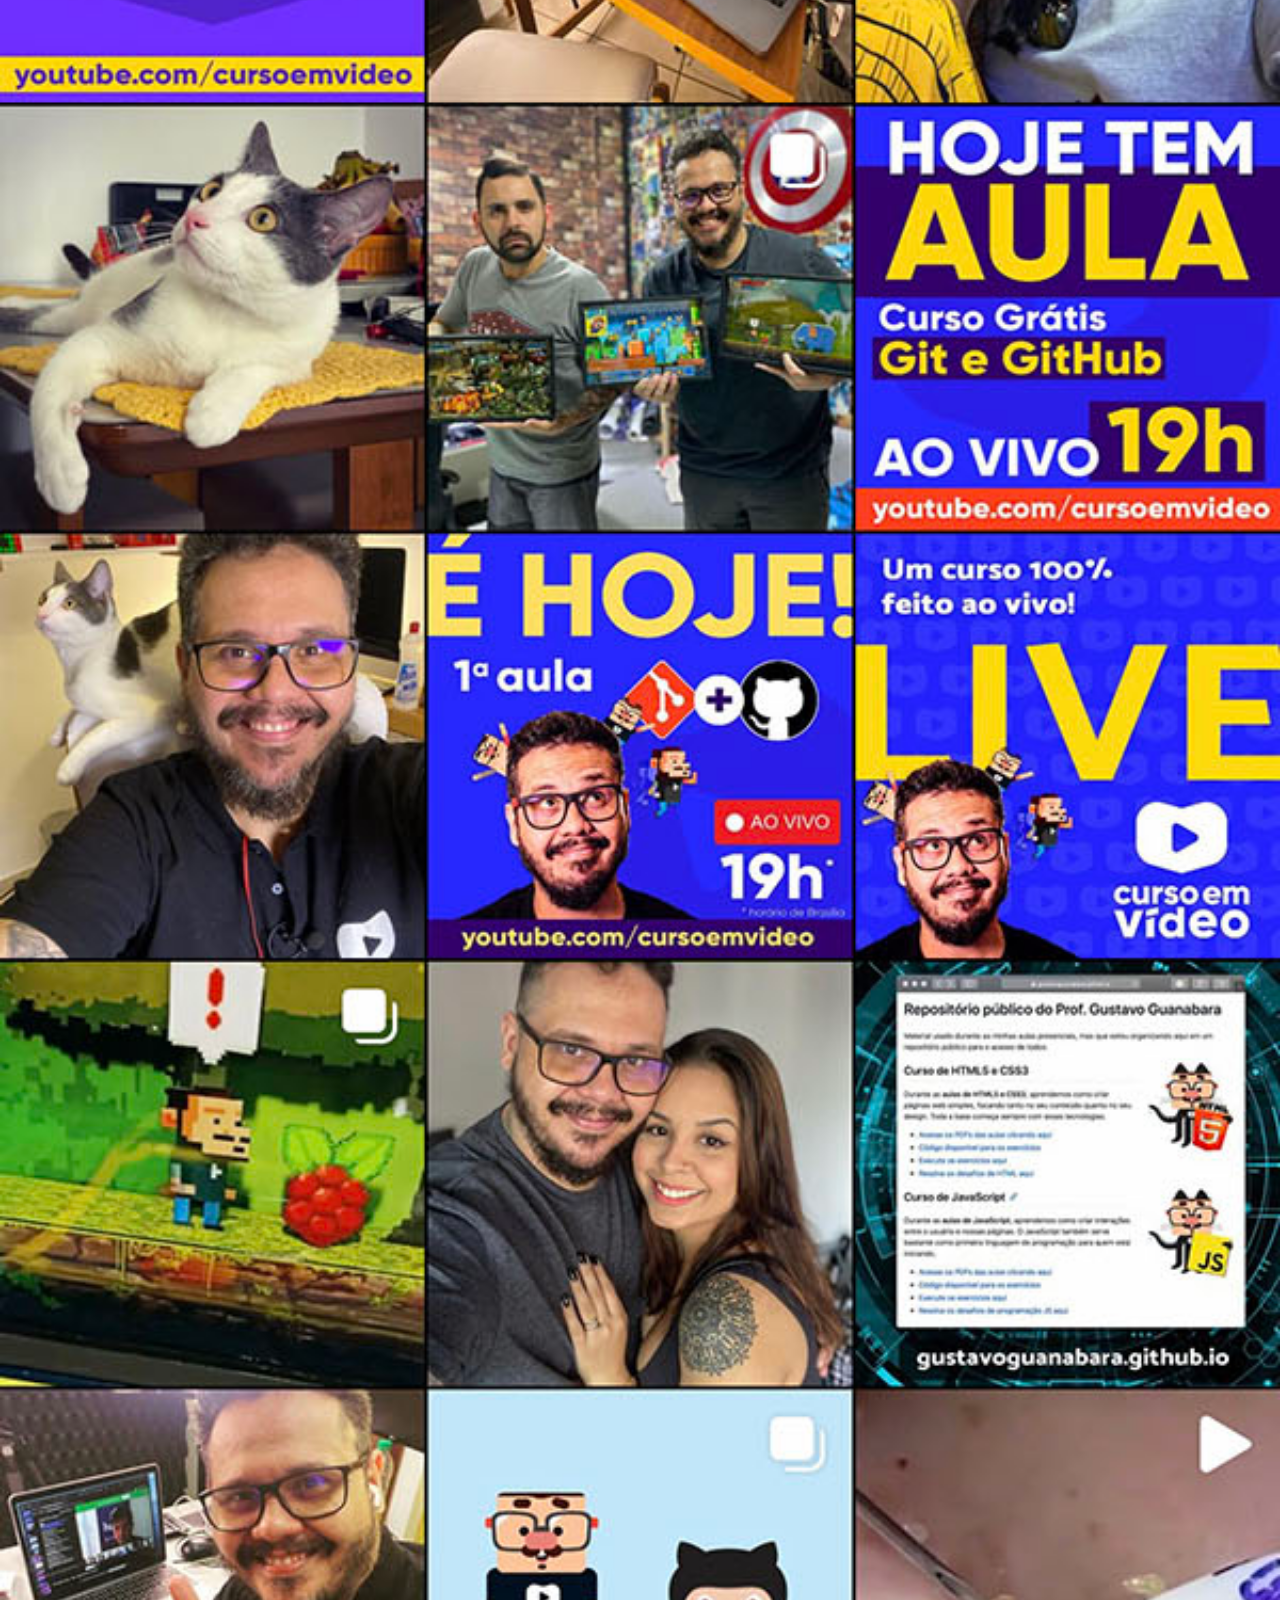
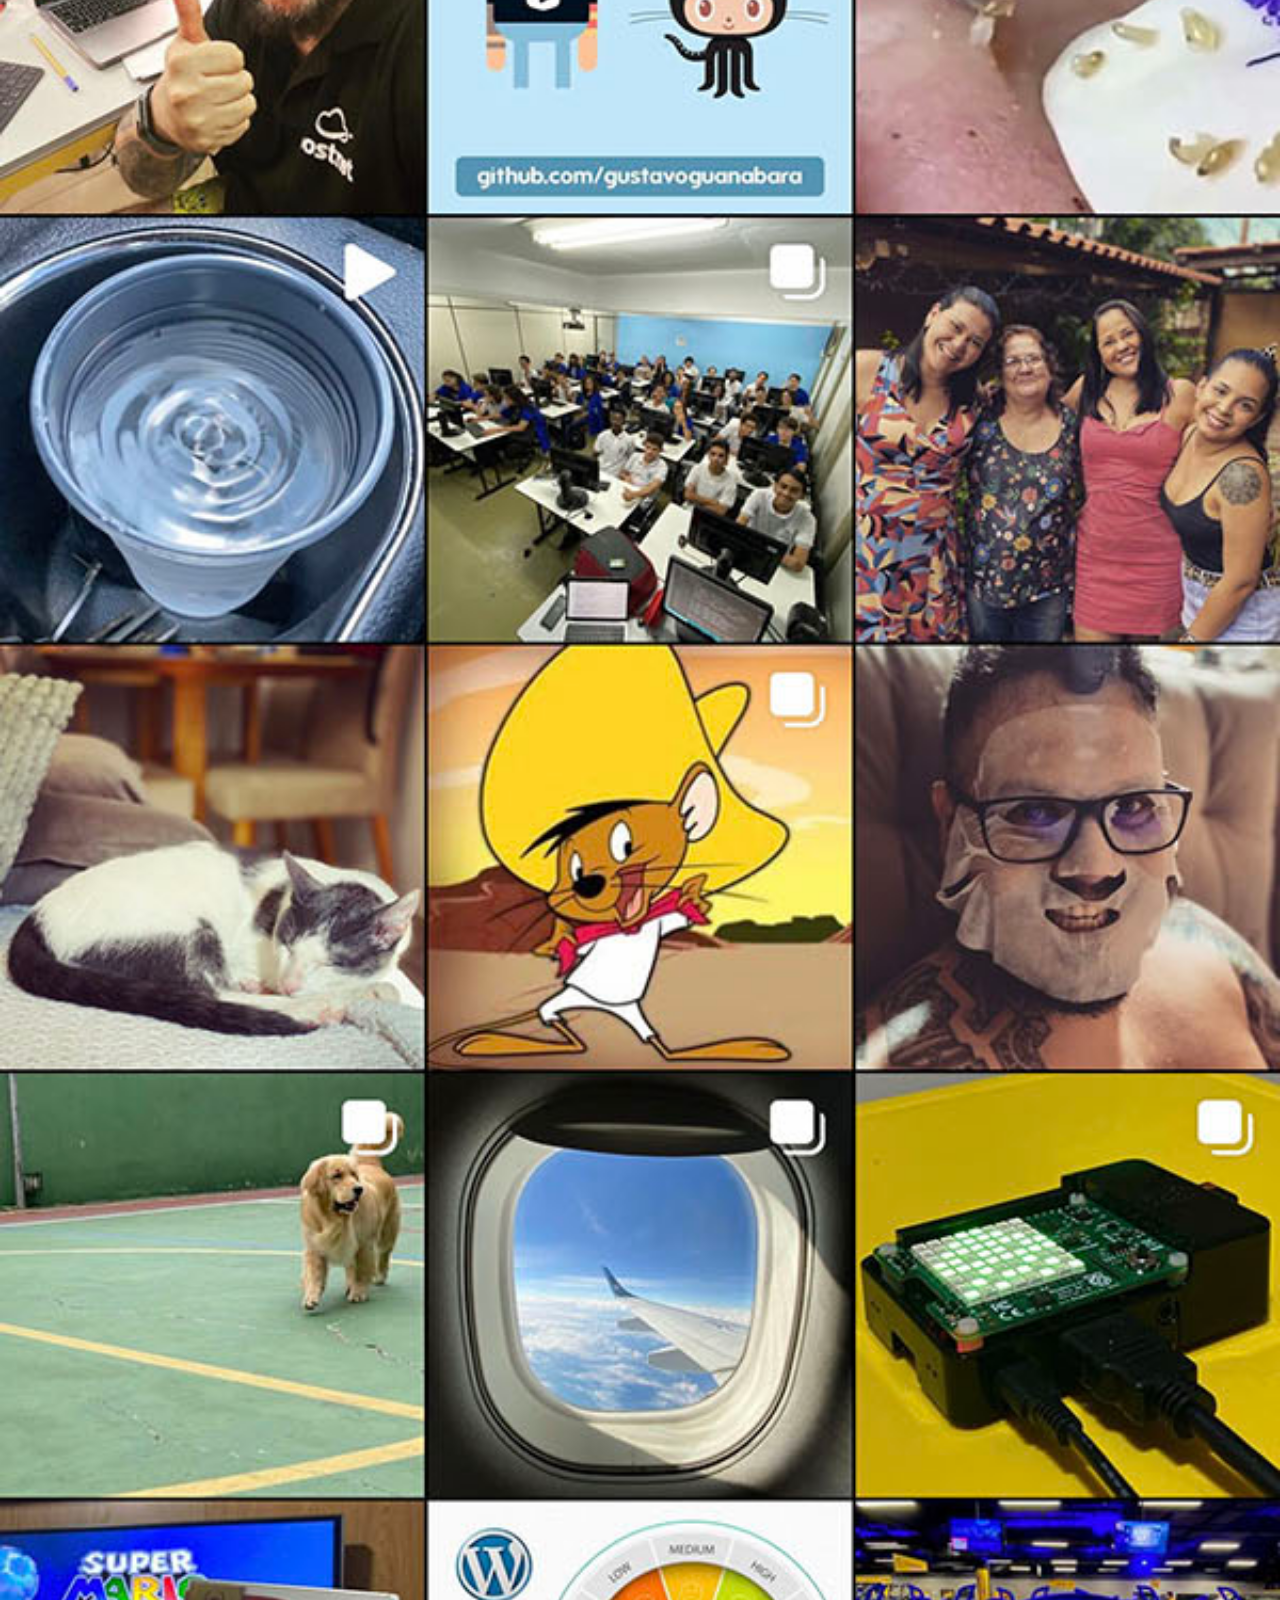
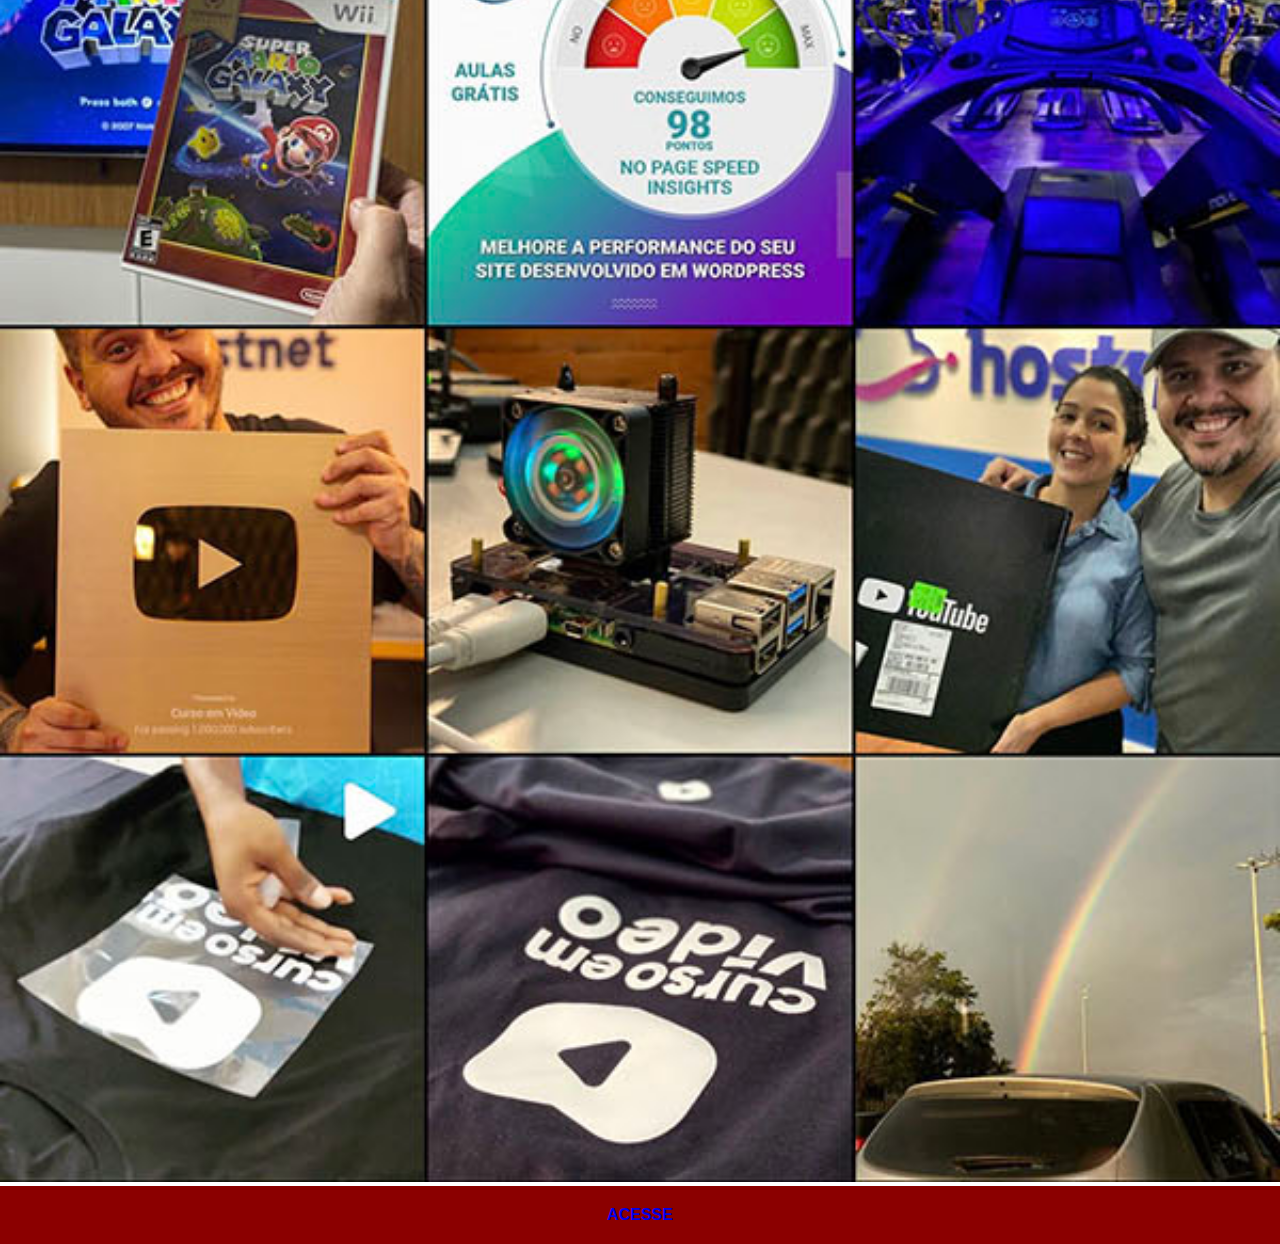
<file: instagram.html>
<!DOCTYPE html>
<html lang="pt-br">
<head>
    <meta charset="UTF-8">
    <meta name="viewport" content="width=device-width, initial-scale=1.0">
    <title>Instagramk</title>
    <link rel="stylesheet" href="estilos/social.css">
</head>
<body>
    <img src="imagens/tela-instagram.jpg" alt="instagram">
    <a href="https://www.instagram.com/gustavoguanabara/" target="_blank">ACESSE</a>
</body>
</html>
</file>
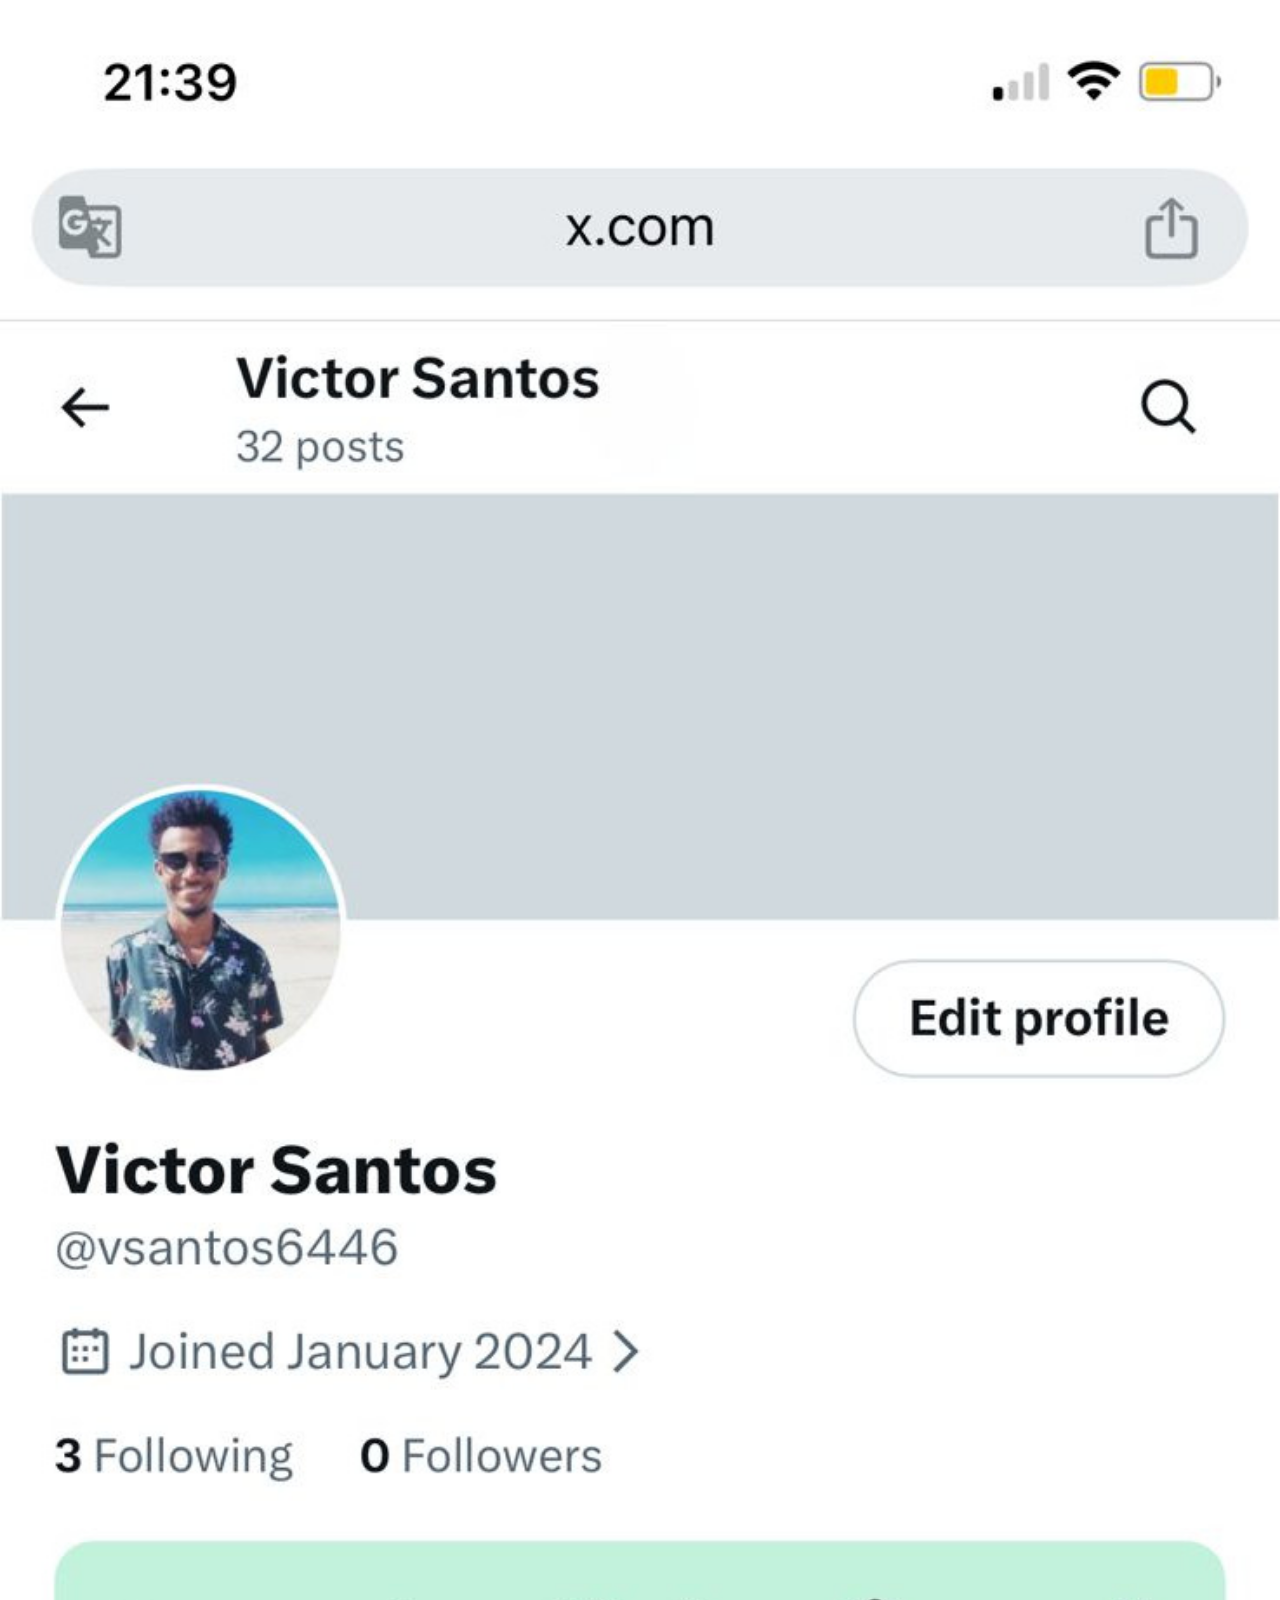
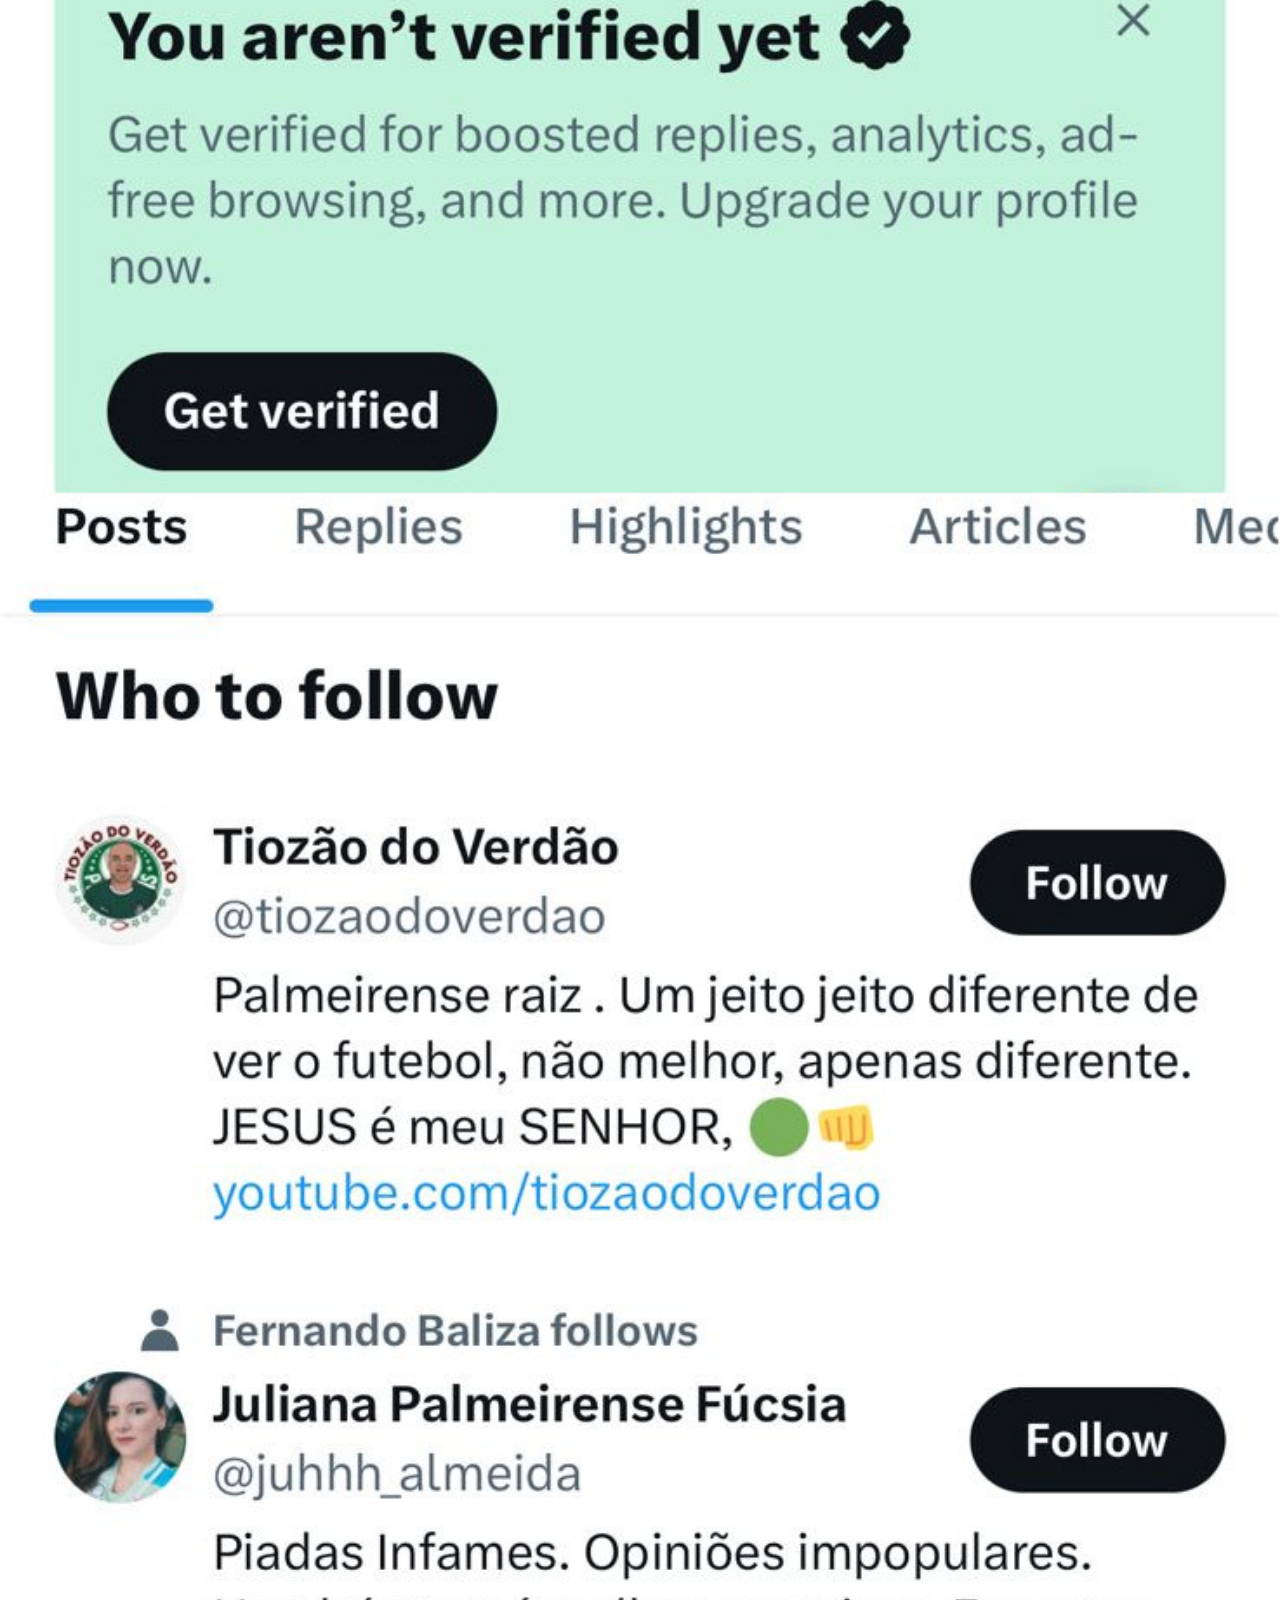
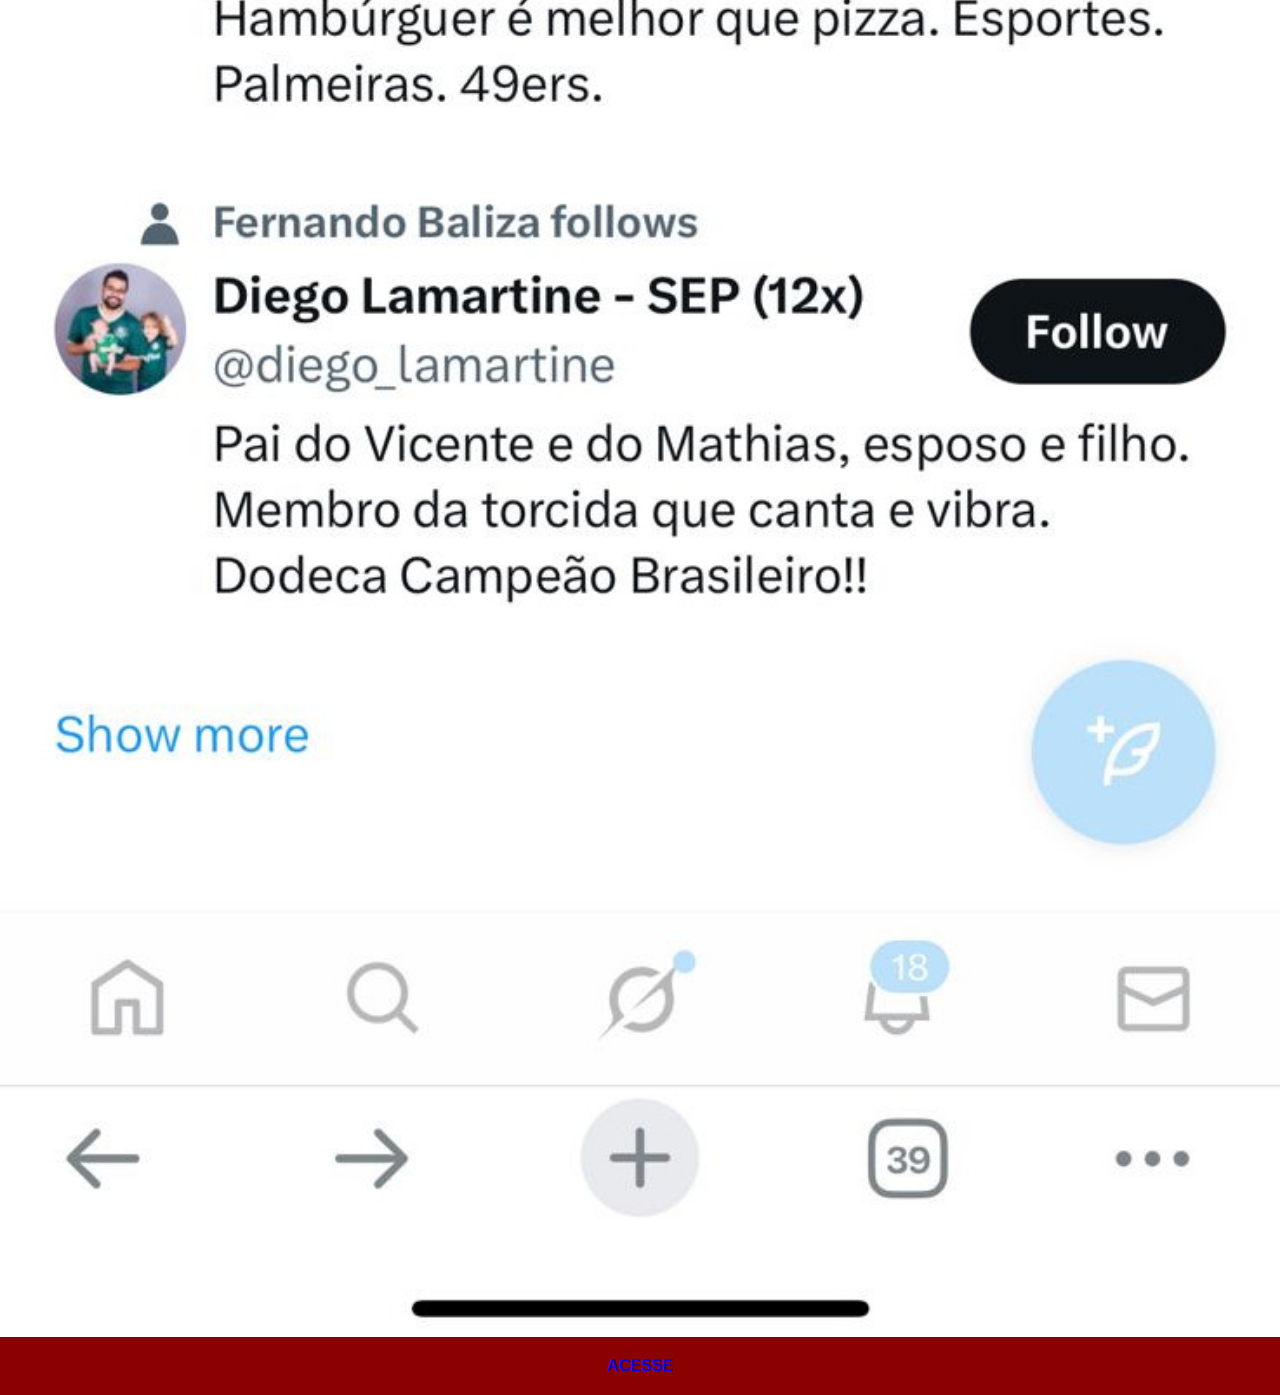
<file: twitter.html>
<!DOCTYPE html>
<html lang="pt-br">
<head>
    <meta charset="UTF-8">
    <meta name="viewport" content="width=device-width, initial-scale=1.0">
    <title>Twitter</title>
    <link rel="stylesheet" href="estilos/social.css">
</head>
<body>
    <img src="imagens/twitter princ.jpeg" alt="twitter">
    <a href="https://x.com/vsantos6446" target="_blank">ACESSE</a>
</body>
</html>
</file>
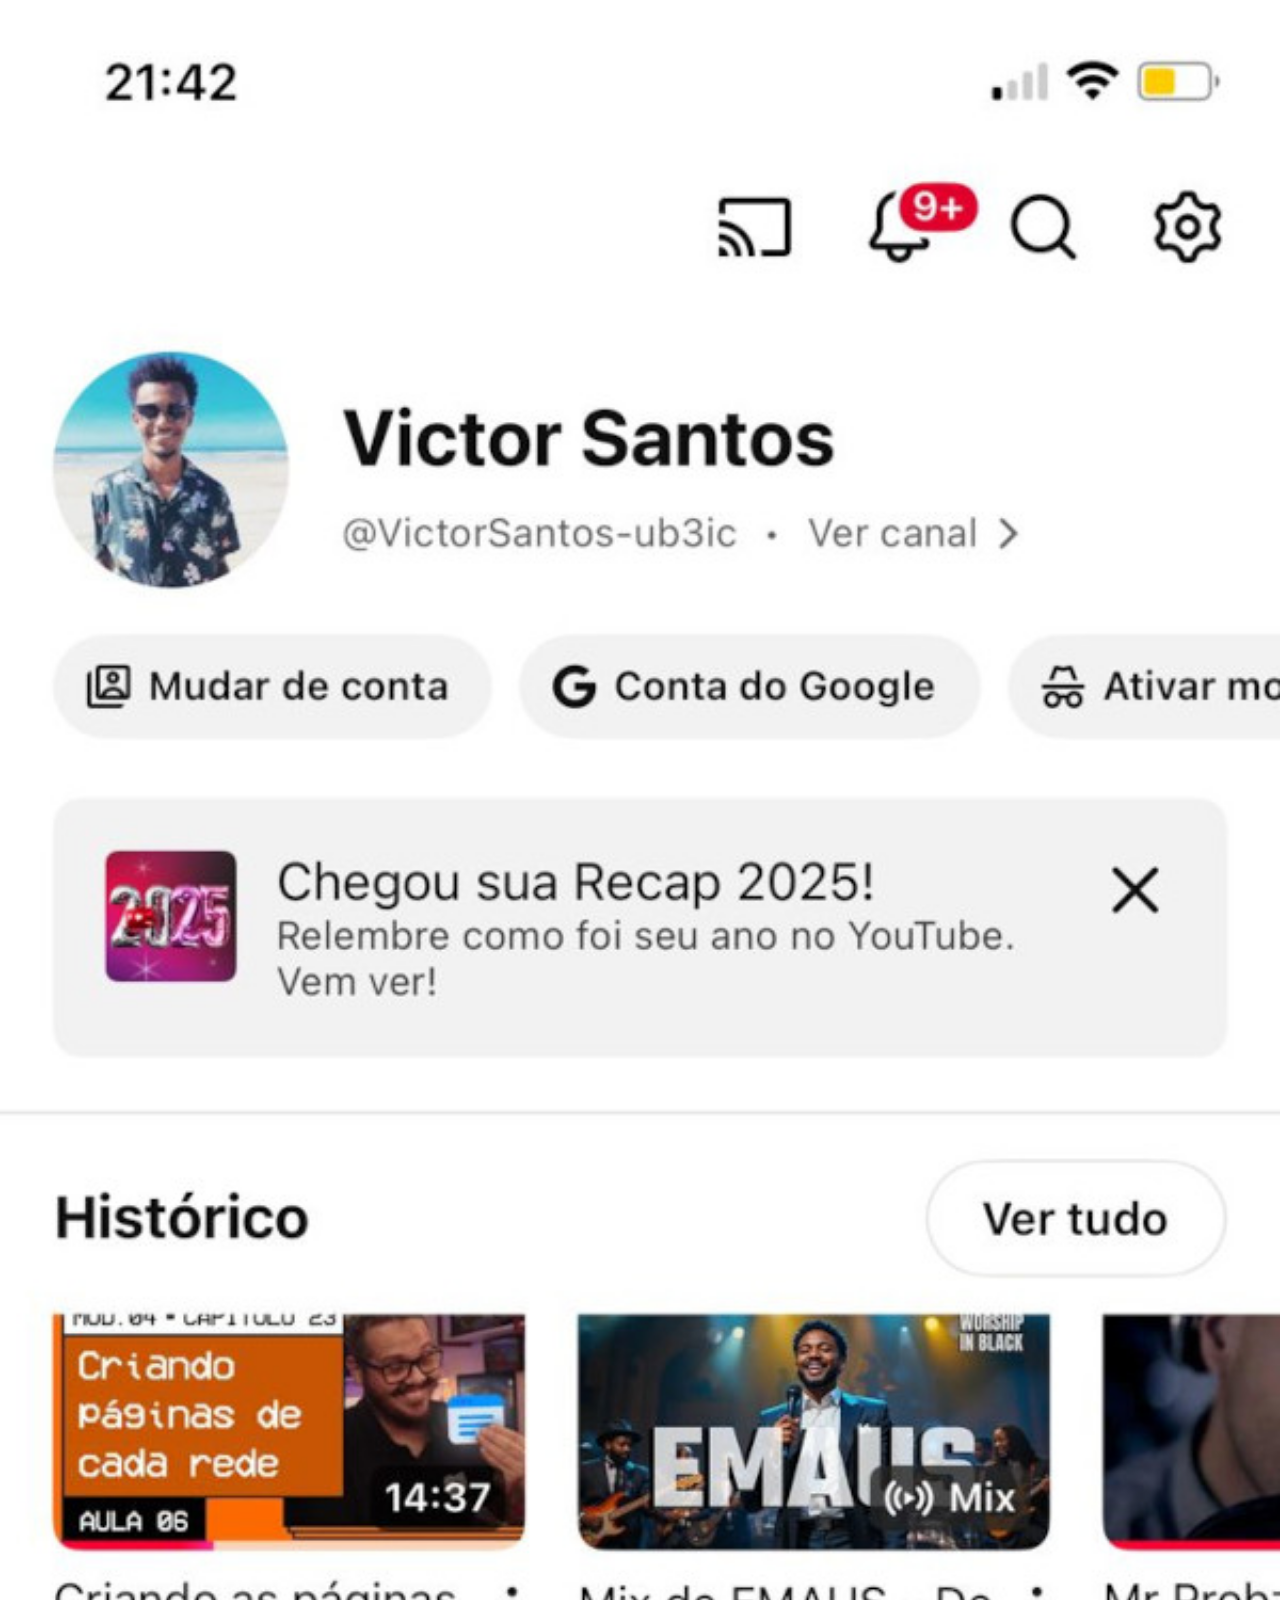
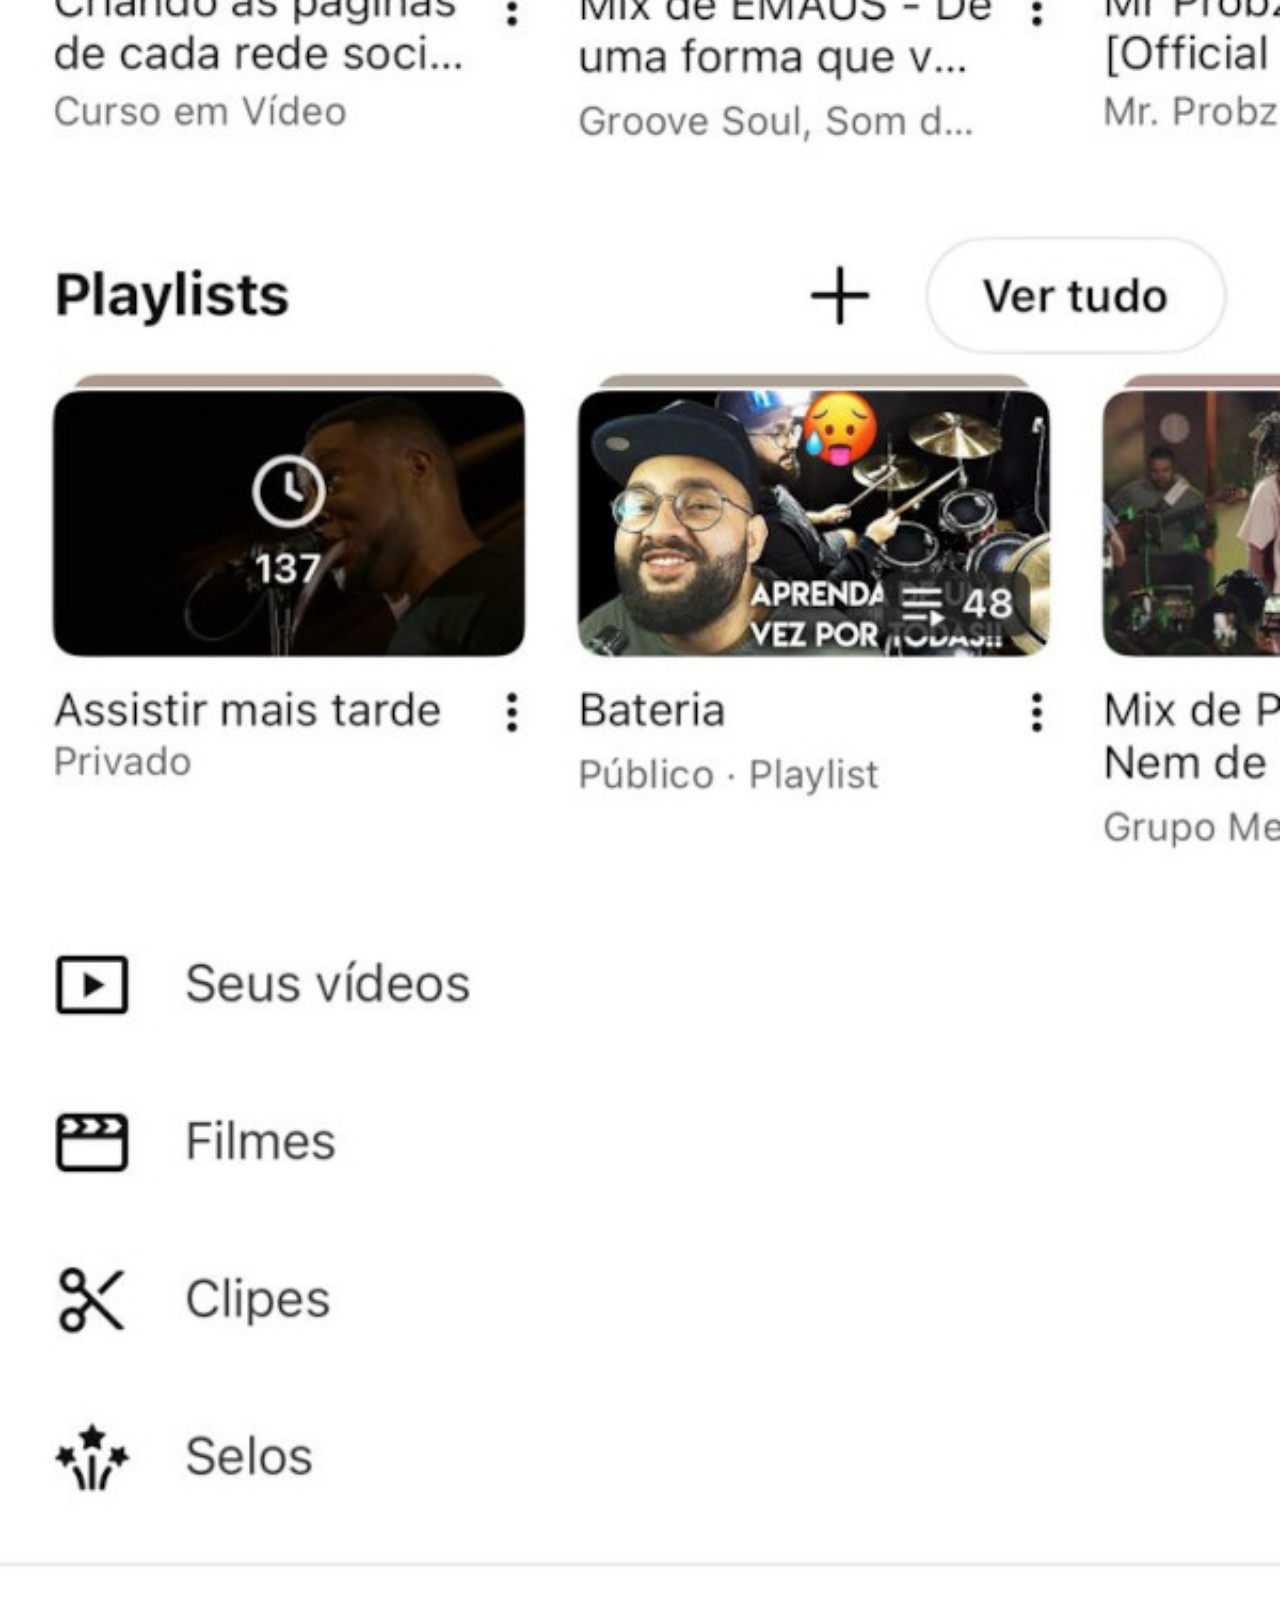
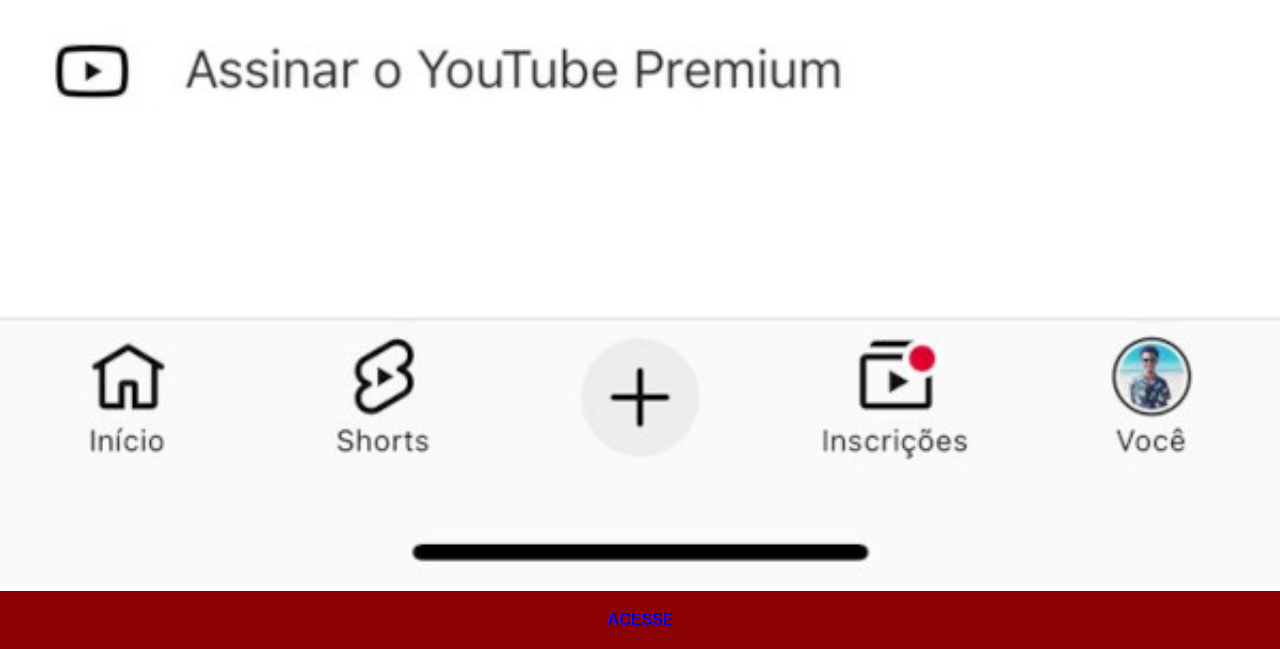
<file: youtube.html>
<!DOCTYPE html>
<html lang="pt-br">
<head>
    <meta charset="UTF-8">
    <meta name="viewport" content="width=device-width, initial-scale=1.0">
    <title>Youtube</title>
    <link rel="stylesheet" href="estilos/social.css">
</head>
<body>
    <img src="imagens/youtube princ.jpeg" alt="youtube">
    <a href="https://www.youtube.com/@VictorSantos-ub3ic" target="_blank"> ACESSE</a>
</body>
</html>
</file>
<file: estilos/social.css>
*{
            margin: 0px;
            padding: 0px;
            font-family: Arial, Helvetica, sans-serif;
        }

        ::-webkit-scrollbar{
            width: 0px;
            height: 0px;
        }

        img{
            width: 100vw;
        }

        a{
            display: block;
            background-color: darkred;
            padding: 20px;
            text-align: center;
            font-weight: bolder;
            text-decoration: none;
        }

        a:hover{
            background-color: red;
            font-weight: bolder;
        }
</file>
